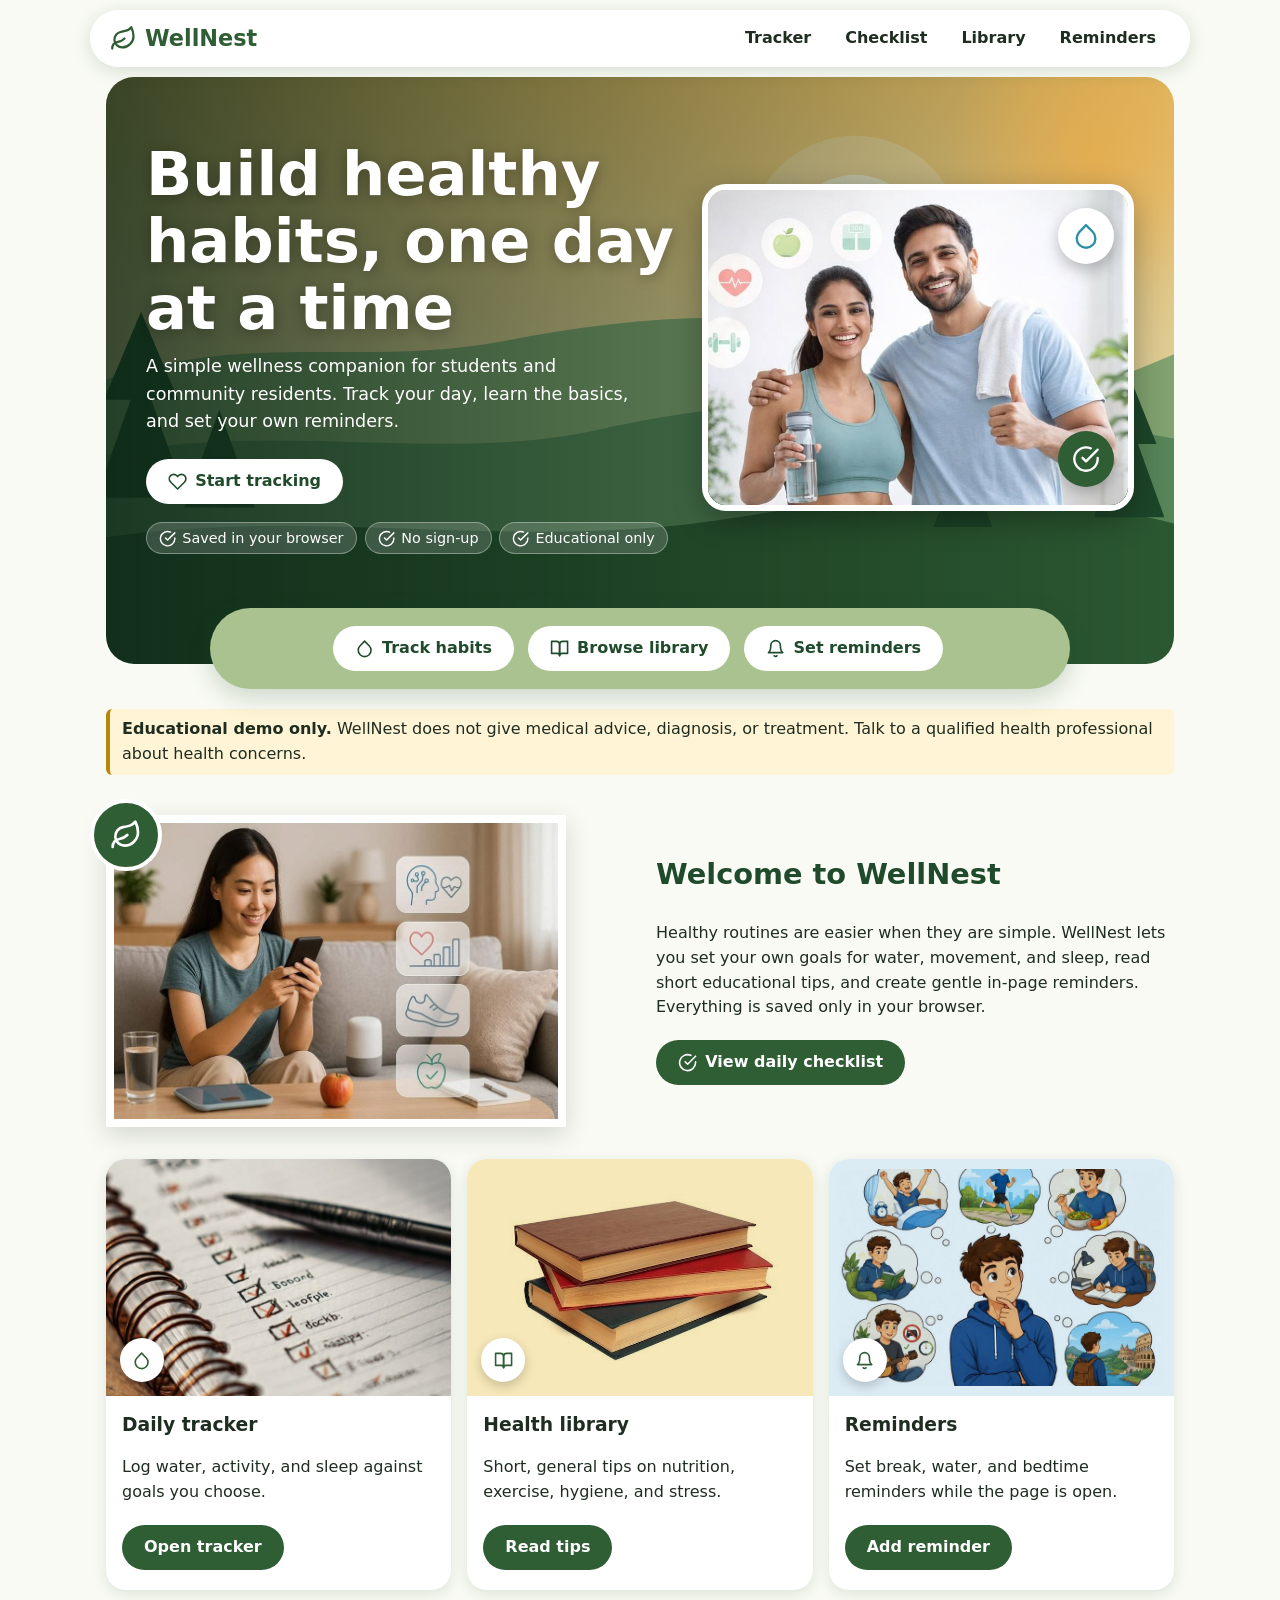
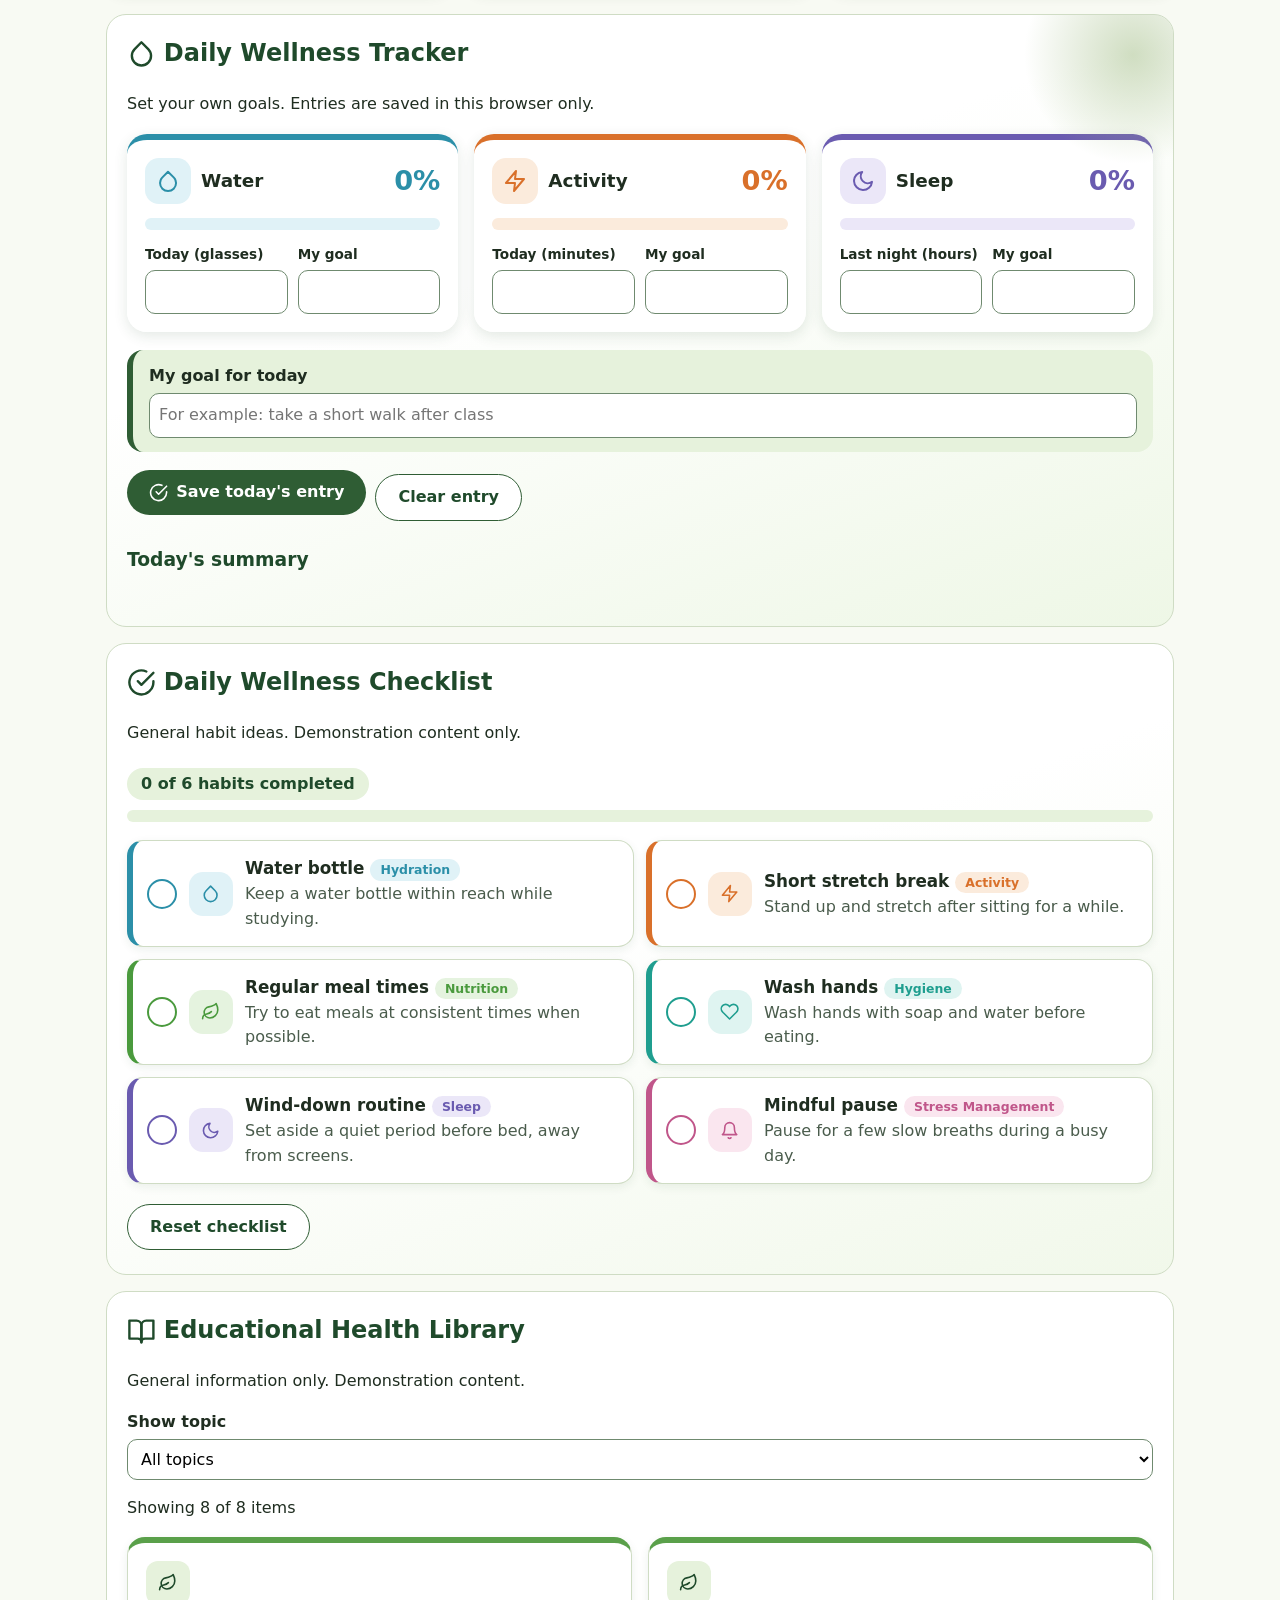
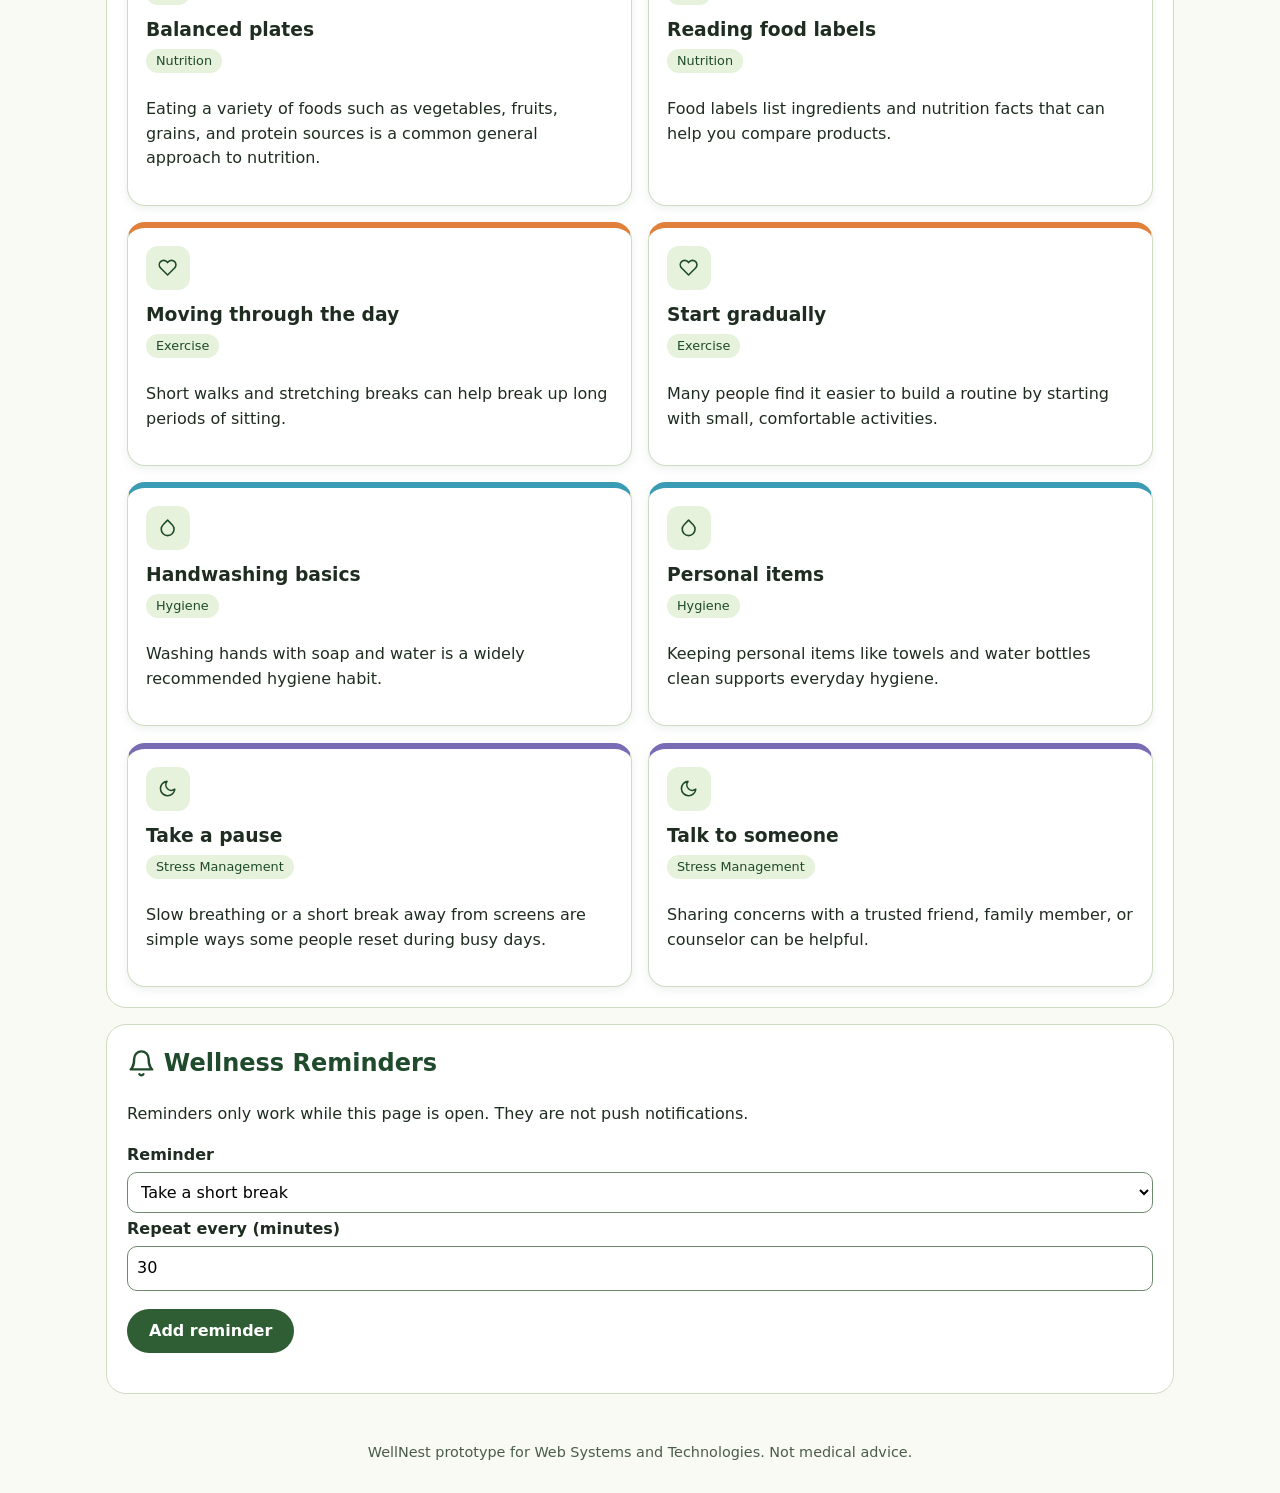
<file: index.html>
<!DOCTYPE html>
<html lang="en">
<head>
  <meta charset="UTF-8">
  <meta name="viewport" content="width=device-width, initial-scale=1.0">
  <title>WellNest: A Health and Wellness Companion</title>
  <link rel="stylesheet" href="style.css">
</head>
<body>
<svg width="0" height="0" style="position:absolute" aria-hidden="true" focusable="false"><defs>
<symbol id="i-leaf" viewBox="0 0 24 24"><path d="M11 20A7 7 0 0 1 9.8 6.1C15.5 5 17 4.5 19 2c1 2 2 4.2 2 8 0 5.5-4.8 10-10 10z"/><path d="M2 21c0-3 1.9-5.4 5.1-6C9.5 14.5 12 13 13 12"/></symbol>
<symbol id="i-drop" viewBox="0 0 24 24"><path d="M12 2.7l5.7 5.7a8 8 0 1 1-11.3 0z"/></symbol>
<symbol id="i-book" viewBox="0 0 24 24"><path d="M2 3h6a4 4 0 0 1 4 4v14a3 3 0 0 0-3-3H2z"/><path d="M22 3h-6a4 4 0 0 0-4 4v14a3 3 0 0 1 3-3h7z"/></symbol>
<symbol id="i-bell" viewBox="0 0 24 24"><path d="M18 8A6 6 0 0 0 6 8c0 7-3 9-3 9h18s-3-2-3-9"/><path d="M13.7 21a2 2 0 0 1-3.4 0"/></symbol>
<symbol id="i-check" viewBox="0 0 24 24"><path d="M22 11.1V12a10 10 0 1 1-5.9-9.1"/><path d="M22 4L12 14l-3-3"/></symbol>
<symbol id="i-heart" viewBox="0 0 24 24"><path d="M20.8 4.6a5.5 5.5 0 0 0-7.8 0L12 5.7l-1-1.1a5.5 5.5 0 0 0-7.8 7.8l1 1.1L12 21.2l7.8-7.7 1-1.1a5.5 5.5 0 0 0 0-7.8z"/></symbol>
<symbol id="i-moon" viewBox="0 0 24 24"><path d="M21 12.8A9 9 0 1 1 11.2 3 7 7 0 0 0 21 12.8z"/></symbol>
<symbol id="i-zap" viewBox="0 0 24 24"><path d="M13 2L3 14h9l-1 8 10-12h-9l1-8z"/></symbol>
</defs></svg>
  <a class="skip" href="#main">Skip to main content</a>
  <header class="site-header">
    <a class="brand" href="#top"><svg class="icon" aria-hidden="true" focusable="false"><use href="#i-leaf"/></svg><span>WellNest</span></a>
    <nav aria-label="Main sections"><ul>
      <li><a href="#tracker">Tracker</a></li>
      <li><a href="#checklist">Checklist</a></li>
      <li><a href="#library">Library</a></li>
      <li><a href="#reminders">Reminders</a></li>
    </ul></nav>
  </header>

  <main id="main">
    <section class="hero" id="top" aria-labelledby="hero-h">
      <div class="hero-text"><h1 id="hero-h">Build healthy habits, one day at a time</h1>
      <p>A simple wellness companion for students and community residents. Track your day, learn the basics, and set your own reminders.</p>
      <a class="btn" href="#tracker"><svg class="icon" aria-hidden="true" focusable="false"><use href="#i-heart"/></svg>Start tracking</a><ul class="chips"><li><svg class="icon" aria-hidden="true" focusable="false"><use href="#i-check"/></svg>Saved in your browser</li><li><svg class="icon" aria-hidden="true" focusable="false"><use href="#i-check"/></svg>No sign-up</li><li><svg class="icon" aria-hidden="true" focusable="false"><use href="#i-check"/></svg>Educational only</li></ul></div>
      <div class="hero-art"><img class="photo" src="[data-uri]" alt="Smiling couple with a water bottle and a thumbs up, with health icons floating behind them" width="480" height="360"><svg viewBox="0 0 480 360" role="img" aria-label="Illustration of a sunrise over green hills with a water drop and a completed-habit check"><defs><linearGradient id="ha" x1="0" y1="0" x2="0" y2="1"><stop offset="0" stop-color="#bfe0d0"/><stop offset="1" stop-color="#f6efc4"/></linearGradient></defs><rect width="480" height="360" fill="url(#ha)"/><circle class="pulse" cx="350" cy="95" r="46" fill="#fff3b8"/><path d="M0 220C110 170 220 215 330 185S450 170 480 190V360H0Z" fill="#9cc58a"/><path d="M0 285C150 245 300 295 480 255V360H0Z" fill="#6aa06a"/><path d="M0 330C160 305 320 335 480 312V360H0Z" fill="#2f5d34"/><g fill="#2f5d34"><circle cx="70" cy="190" r="38"/><rect x="65" y="212" width="10" height="55"/></g><circle cx="70" cy="178" r="20" fill="#3d7a46"/></svg><span class="fbadge b1"><svg class="icon" aria-hidden="true" focusable="false"><use href="#i-drop"/></svg></span><span class="fbadge b2"><svg class="icon" aria-hidden="true" focusable="false"><use href="#i-check"/></svg></span></div>
    </section>
    <div class="quickbar" role="group" aria-label="Quick links">
      <a class="btn btn-light" href="#tracker"><svg class="icon" aria-hidden="true" focusable="false"><use href="#i-drop"/></svg>Track habits</a>
      <a class="btn btn-light" href="#library"><svg class="icon" aria-hidden="true" focusable="false"><use href="#i-book"/></svg>Browse library</a>
      <a class="btn btn-light" href="#reminders"><svg class="icon" aria-hidden="true" focusable="false"><use href="#i-bell"/></svg>Set reminders</a>
    </div>
    <p class="notice" role="note"><strong>Educational demo only.</strong> WellNest does not give medical advice, diagnosis, or treatment. Talk to a qualified health professional about health concerns.</p>
    <section class="welcome" aria-labelledby="welcome-h">
      <figure><img src="[data-uri]" alt="Woman smiling at her phone on a sofa, with a glass of water, an apple, and a notebook on the table"><span class="badge"><svg class="icon" aria-hidden="true" focusable="false"><use href="#i-leaf"/></svg></span></figure>
      <div><h2 id="welcome-h">Welcome to WellNest</h2>
      <p>Healthy routines are easier when they are simple. WellNest lets you set your own goals for water, movement, and sleep, read short educational tips, and create gentle in-page reminders. Everything is saved only in your browser.</p>
      <a class="btn" href="#checklist"><svg class="icon" aria-hidden="true" focusable="false"><use href="#i-check"/></svg>View daily checklist</a></div>
    </section>
    <div class="features">
      <article class="feature"><div class="media media-tracker"><img src="[data-uri]" alt="Notebook with a handwritten checklist and a pen" loading="lazy"><span class="media-badge"><svg class="icon" aria-hidden="true" focusable="false"><use href="#i-drop"/></svg></span></div><h3>Daily tracker</h3><p>Log water, activity, and sleep against goals you choose.</p><a class="btn" href="#tracker">Open tracker</a></article>
      <article class="feature"><div class="media media-books"><img src="[data-uri]" alt="Stack of three hardcover books" loading="lazy"><span class="media-badge"><svg class="icon" aria-hidden="true" focusable="false"><use href="#i-book"/></svg></span></div><h3>Health library</h3><p>Short, general tips on nutrition, exercise, hygiene, and stress.</p><a class="btn" href="#library">Read tips</a></article>
      <article class="feature"><div class="media media-habits"><img src="[data-uri]" alt="Cartoon student thinking about healthy daily routines such as sleeping, jogging, eating well, and reading" loading="lazy"><span class="media-badge"><svg class="icon" aria-hidden="true" focusable="false"><use href="#i-bell"/></svg></span></div><h3>Reminders</h3><p>Set break, water, and bedtime reminders while the page is open.</p><a class="btn" href="#reminders">Add reminder</a></article>
    </div>
    <section id="tracker" aria-labelledby="tracker-h">
      <h2 id="tracker-h"><svg class="icon" aria-hidden="true" focusable="false"><use href="#i-drop"/></svg>Daily Wellness Tracker</h2>
      <p>Set your own goals. Entries are saved in this browser only.</p>
      <form id="tracker-form">
      <div class="metrics">
      <fieldset class="metric m-water"><legend class="sr-only">Water</legend>
        <div class="metric-head"><span class="metric-icon"><svg class="icon" aria-hidden="true" focusable="false"><use href="#i-drop"/></svg></span><h3>Water</h3><span class="pct" aria-hidden="true">0%</span></div>
        <div class="meter" aria-hidden="true"><span></span></div>
        <div class="pair">
          <div class="field"><label for="water">Today (glasses)</label><input type="number" id="water" min="0" max="50" inputmode="numeric"></div>
          <div class="field"><label for="water-goal">My goal</label><input type="number" id="water-goal" min="0" max="50" inputmode="numeric"></div>
        </div>
      </fieldset>
      <fieldset class="metric m-activity"><legend class="sr-only">Activity</legend>
        <div class="metric-head"><span class="metric-icon"><svg class="icon" aria-hidden="true" focusable="false"><use href="#i-zap"/></svg></span><h3>Activity</h3><span class="pct" aria-hidden="true">0%</span></div>
        <div class="meter" aria-hidden="true"><span></span></div>
        <div class="pair">
          <div class="field"><label for="activity">Today (minutes)</label><input type="number" id="activity" min="0" max="1440" inputmode="numeric"></div>
          <div class="field"><label for="activity-goal">My goal</label><input type="number" id="activity-goal" min="0" max="1440" inputmode="numeric"></div>
        </div>
      </fieldset>
      <fieldset class="metric m-sleep"><legend class="sr-only">Sleep</legend>
        <div class="metric-head"><span class="metric-icon"><svg class="icon" aria-hidden="true" focusable="false"><use href="#i-moon"/></svg></span><h3>Sleep</h3><span class="pct" aria-hidden="true">0%</span></div>
        <div class="meter" aria-hidden="true"><span></span></div>
        <div class="pair">
          <div class="field"><label for="sleep">Last night (hours)</label><input type="number" id="sleep" min="0" max="24" step="0.5" inputmode="decimal"></div>
          <div class="field"><label for="sleep-goal">My goal</label><input type="number" id="sleep-goal" min="0" max="24" step="0.5" inputmode="decimal"></div>
        </div>
      </fieldset>
      </div>
      <div class="field goal-field">
        <label for="personal-goal">My goal for today</label>
        <input type="text" id="personal-goal" maxlength="100" placeholder="For example: take a short walk after class">
      </div>
      <button type="submit"><svg class="icon" aria-hidden="true" focusable="false"><use href="#i-check"/></svg>Save today's entry</button>
      <button type="button" id="clear-btn" class="secondary">Clear entry</button>
    </form>
      <p id="tracker-status" role="status" aria-live="polite"></p>
      <h3 class="summary-h">Today's summary</h3>
      <ul id="progress" class="progress" aria-label="Progress toward your goals"></ul>
    </section>

    <section id="checklist" aria-labelledby="checklist-h">
      <h2 id="checklist-h"><svg class="icon" aria-hidden="true" focusable="false"><use href="#i-check"/></svg>Daily Wellness Checklist</h2>
      <p>General habit ideas. Demonstration content only.</p>
      <p id="checklist-status" role="status" aria-live="polite"></p>
      <div class="check-bar" aria-hidden="true"><span></span></div>
      <ul id="checklist-list" class="checklist"></ul>
      <button type="button" id="checklist-reset" class="secondary">Reset checklist</button>
    </section>

    <section id="library" aria-labelledby="library-h">
      <h2 id="library-h"><svg class="icon" aria-hidden="true" focusable="false"><use href="#i-book"/></svg>Educational Health Library</h2>
      <p>General information only. Demonstration content.</p>
      <div class="field">
        <label for="topic-filter">Show topic</label>
        <select id="topic-filter">
          <option value="all">All topics</option>
          <option value="Nutrition">Nutrition</option>
          <option value="Exercise">Exercise</option>
          <option value="Hygiene">Hygiene</option>
          <option value="Stress Management">Stress Management</option>
        </select>
      </div>
      <p id="library-status" role="status" aria-live="polite"></p>
      <div id="library-list" class="cards"></div>
    </section>

    <section id="reminders" aria-labelledby="reminders-h">
      <h2 id="reminders-h"><svg class="icon" aria-hidden="true" focusable="false"><use href="#i-bell"/></svg>Wellness Reminders</h2>
      <p>Reminders only work while this page is open. They are not push notifications.</p>
      <form id="reminder-form">
        <div class="field">
          <label for="reminder-text">Reminder</label>
          <select id="reminder-text">
            <option>Take a short break</option>
            <option>Drink some water</option>
            <option>Get ready for bed</option>
          </select>
          <label for="reminder-min">Repeat every (minutes)</label>
          <input type="number" id="reminder-min" min="1" max="240" value="30" inputmode="numeric">
        </div>
        <button type="submit">Add reminder</button>
      </form>
      <ul id="reminder-list" class="reminders"></ul>
      <p id="reminder-alert" role="alert"></p>
    </section>
  </main>

  <footer><p>WellNest prototype for Web Systems and Technologies. Not medical advice.</p></footer>
  <script src="script.js"></script>
</body>
</html>
</file>
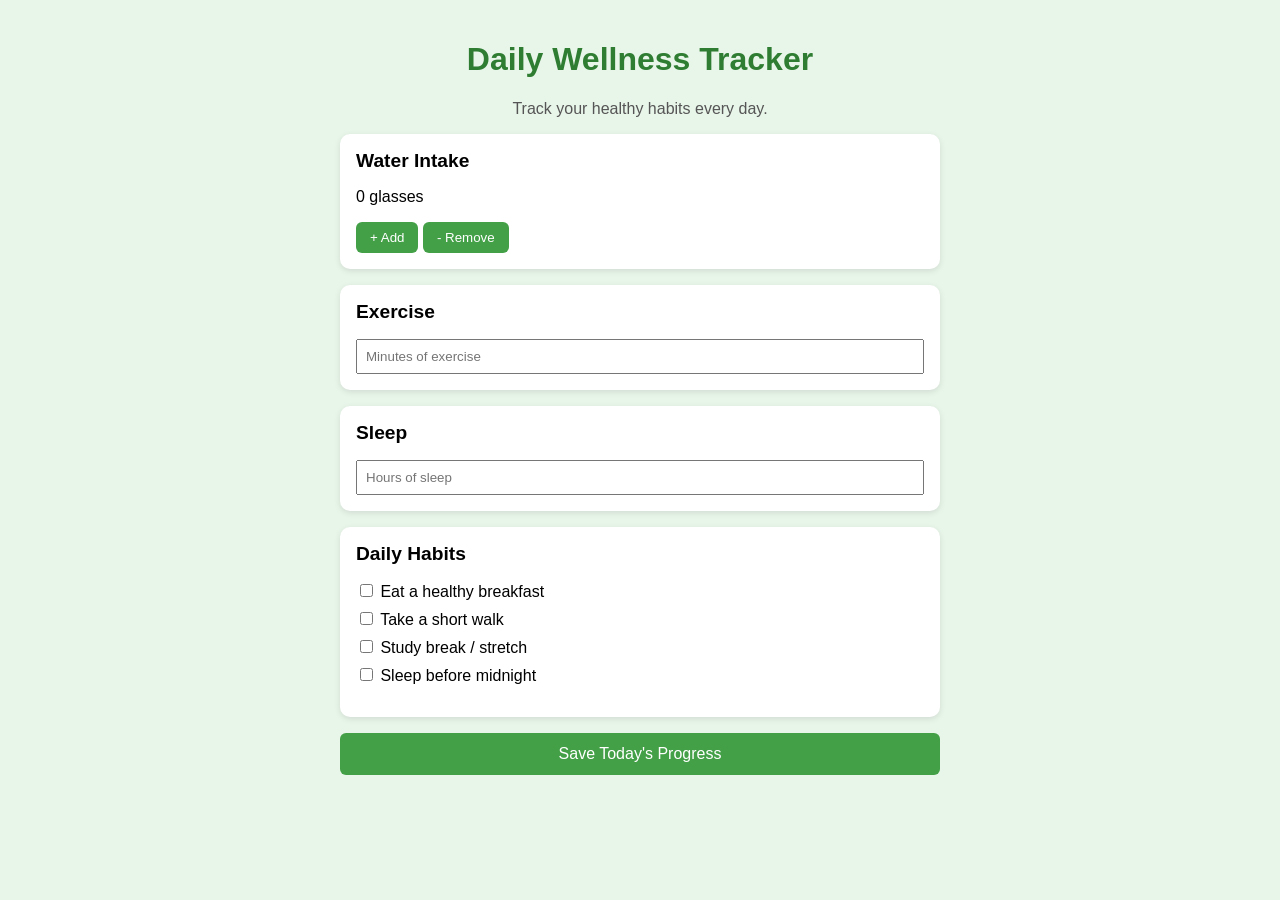
<file: outputs/task2-zero-shot/index.html>
<!DOCTYPE html>
<html lang="en">
<head>
  <meta charset="UTF-8">
  <meta name="viewport" content="width=device-width, initial-scale=1.0">
  <title>Daily Wellness Tracker</title>
  <link rel="stylesheet" href="style.css">
</head>
<body>
  <div class="container">
    <h1>Daily Wellness Tracker</h1>
    <p class="subtitle">Track your healthy habits every day.</p>

    <div class="card">
      <h2>Water Intake</h2>
      <p><span id="water-count">0</span> glasses</p>
      <button onclick="changeWater(1)">+ Add</button>
      <button onclick="changeWater(-1)">- Remove</button>
    </div>

    <div class="card">
      <h2>Exercise</h2>
      <input type="number" id="exercise" placeholder="Minutes of exercise" min="0">
    </div>

    <div class="card">
      <h2>Sleep</h2>
      <input type="number" id="sleep" placeholder="Hours of sleep" min="0" max="24">
    </div>

    <div class="card">
      <h2>Daily Habits</h2>
      <ul>
        <li><input type="checkbox" class="habit"> Eat a healthy breakfast</li>
        <li><input type="checkbox" class="habit"> Take a short walk</li>
        <li><input type="checkbox" class="habit"> Study break / stretch</li>
        <li><input type="checkbox" class="habit"> Sleep before midnight</li>
      </ul>
    </div>

    <button class="save" onclick="saveData()">Save Today's Progress</button>
    <p id="message"></p>
  </div>
  <script src="script.js"></script>
</body>
</html>
</file>
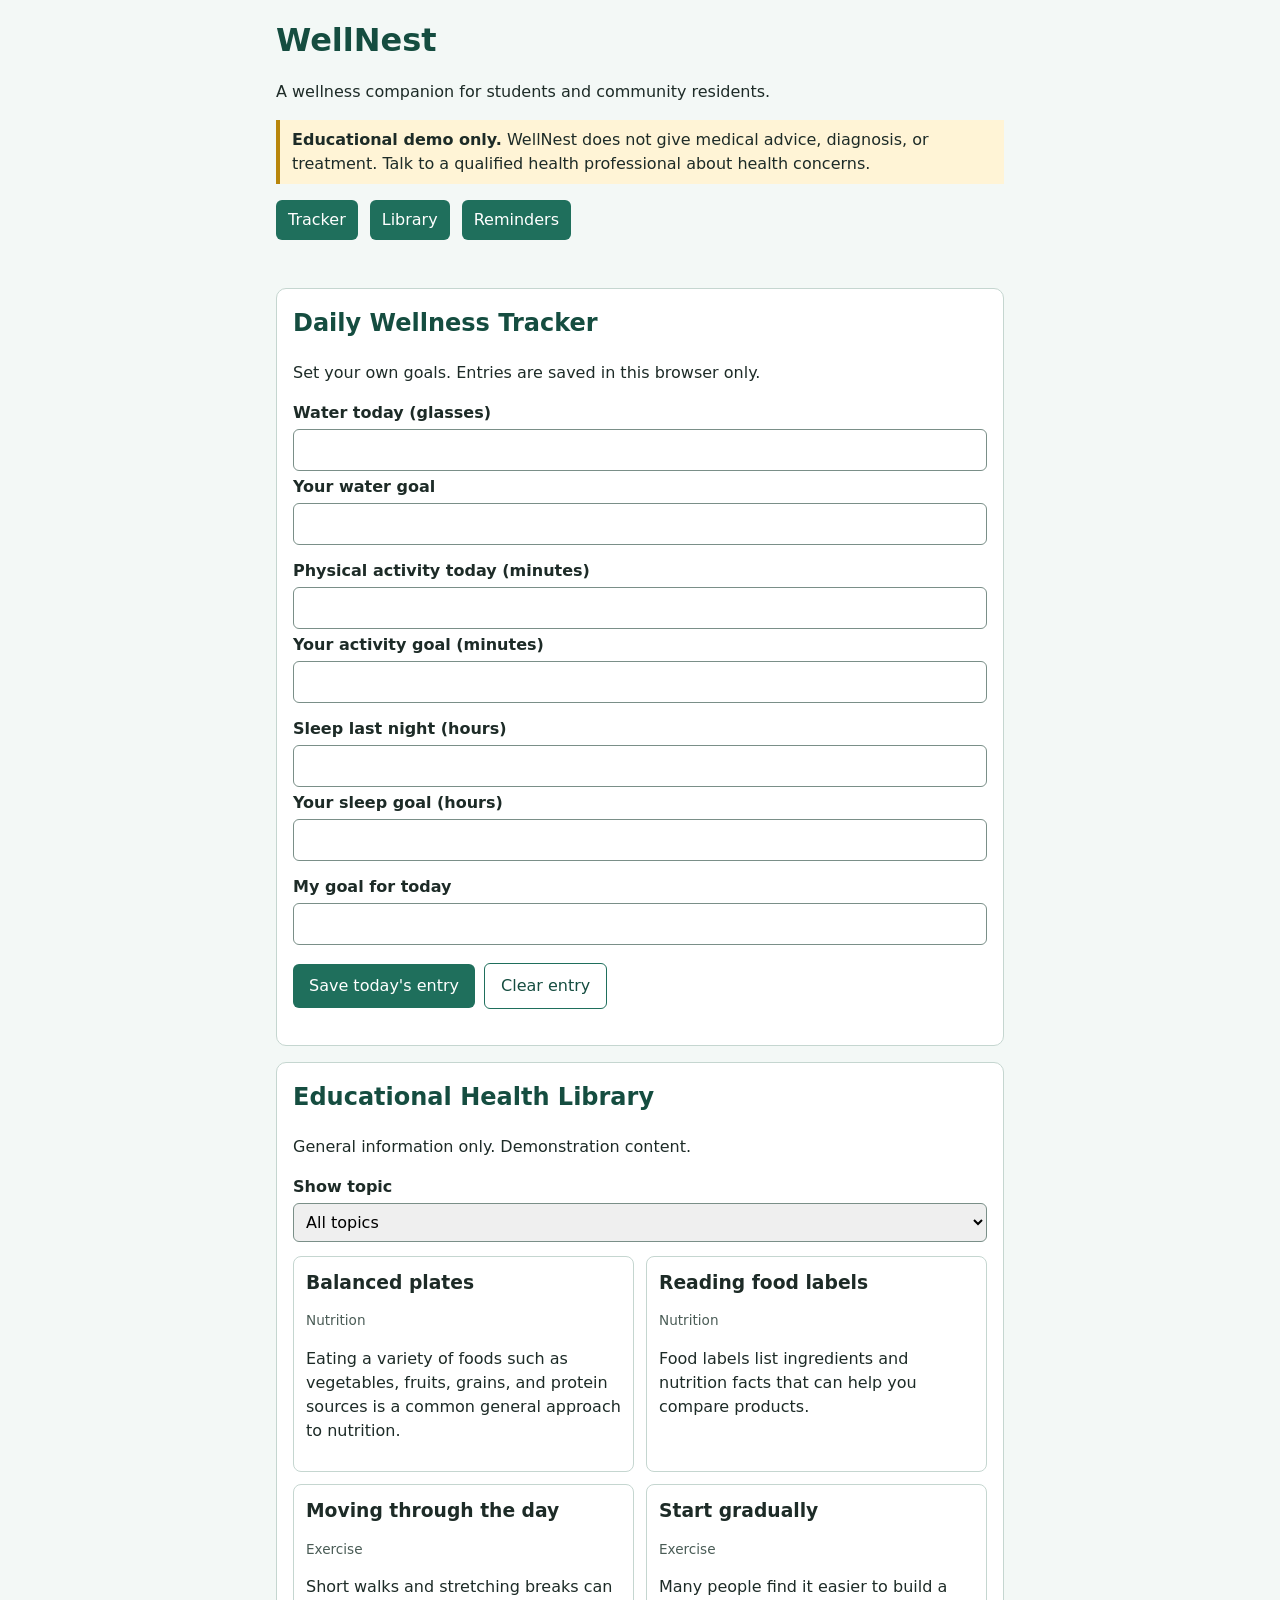
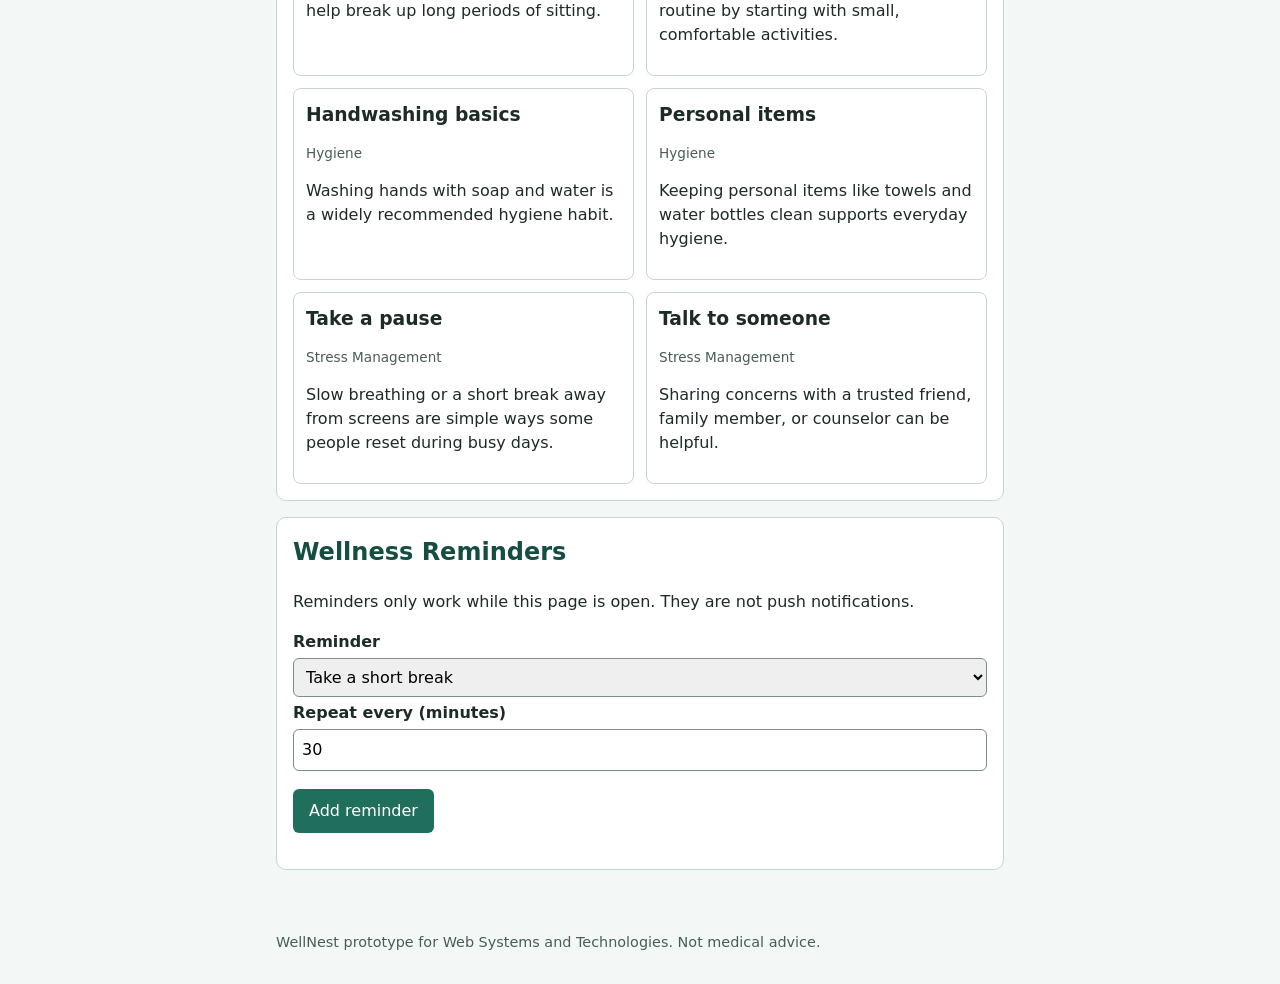
<file: outputs/task3-structured/index.html>
<!DOCTYPE html>
<html lang="en">
<head>
  <meta charset="UTF-8">
  <meta name="viewport" content="width=device-width, initial-scale=1.0">
  <title>WellNest: A Health and Wellness Companion</title>
  <link rel="stylesheet" href="style.css">
</head>
<body>
  <a class="skip" href="#main">Skip to main content</a>
  <header class="site-header">
    <h1>WellNest</h1>
    <p>A wellness companion for students and community residents.</p>
    <p class="notice" role="note"><strong>Educational demo only.</strong> WellNest does not give medical advice, diagnosis, or treatment. Talk to a qualified health professional about health concerns.</p>
    <nav aria-label="Main sections">
      <ul>
        <li><a href="#tracker">Tracker</a></li>
        <li><a href="#library">Library</a></li>
        <li><a href="#reminders">Reminders</a></li>
      </ul>
    </nav>
  </header>

  <main id="main">
    <section id="tracker" aria-labelledby="tracker-h">
      <h2 id="tracker-h">Daily Wellness Tracker</h2>
      <p>Set your own goals. Entries are saved in this browser only.</p>
      <form id="tracker-form">
        <div class="field">
          <label for="water">Water today (glasses)</label>
          <input type="number" id="water" min="0" max="50" inputmode="numeric">
          <label for="water-goal">Your water goal</label>
          <input type="number" id="water-goal" min="0" max="50" inputmode="numeric">
        </div>
        <div class="field">
          <label for="activity">Physical activity today (minutes)</label>
          <input type="number" id="activity" min="0" max="1440" inputmode="numeric">
          <label for="activity-goal">Your activity goal (minutes)</label>
          <input type="number" id="activity-goal" min="0" max="1440" inputmode="numeric">
        </div>
        <div class="field">
          <label for="sleep">Sleep last night (hours)</label>
          <input type="number" id="sleep" min="0" max="24" step="0.5" inputmode="decimal">
          <label for="sleep-goal">Your sleep goal (hours)</label>
          <input type="number" id="sleep-goal" min="0" max="24" step="0.5" inputmode="decimal">
        </div>
        <div class="field">
          <label for="personal-goal">My goal for today</label>
          <input type="text" id="personal-goal" maxlength="100">
        </div>
        <button type="submit">Save today's entry</button>
        <button type="button" id="clear-btn" class="secondary">Clear entry</button>
      </form>
      <p id="tracker-status" role="status" aria-live="polite"></p>
      <ul id="progress" class="progress" aria-label="Progress toward your goals"></ul>
    </section>

    <section id="library" aria-labelledby="library-h">
      <h2 id="library-h">Educational Health Library</h2>
      <p>General information only. Demonstration content.</p>
      <div class="field">
        <label for="topic-filter">Show topic</label>
        <select id="topic-filter">
          <option value="all">All topics</option>
          <option value="Nutrition">Nutrition</option>
          <option value="Exercise">Exercise</option>
          <option value="Hygiene">Hygiene</option>
          <option value="Stress Management">Stress Management</option>
        </select>
      </div>
      <div id="library-list" class="cards"></div>
    </section>

    <section id="reminders" aria-labelledby="reminders-h">
      <h2 id="reminders-h">Wellness Reminders</h2>
      <p>Reminders only work while this page is open. They are not push notifications.</p>
      <form id="reminder-form">
        <div class="field">
          <label for="reminder-text">Reminder</label>
          <select id="reminder-text">
            <option>Take a short break</option>
            <option>Drink some water</option>
            <option>Get ready for bed</option>
          </select>
          <label for="reminder-min">Repeat every (minutes)</label>
          <input type="number" id="reminder-min" min="1" max="240" value="30" inputmode="numeric">
        </div>
        <button type="submit">Add reminder</button>
      </form>
      <ul id="reminder-list" class="reminders"></ul>
      <p id="reminder-alert" role="alert"></p>
    </section>
  </main>

  <footer><p>WellNest prototype for Web Systems and Technologies. Not medical advice.</p></footer>
  <script src="script.js"></script>
</body>
</html>
</file>
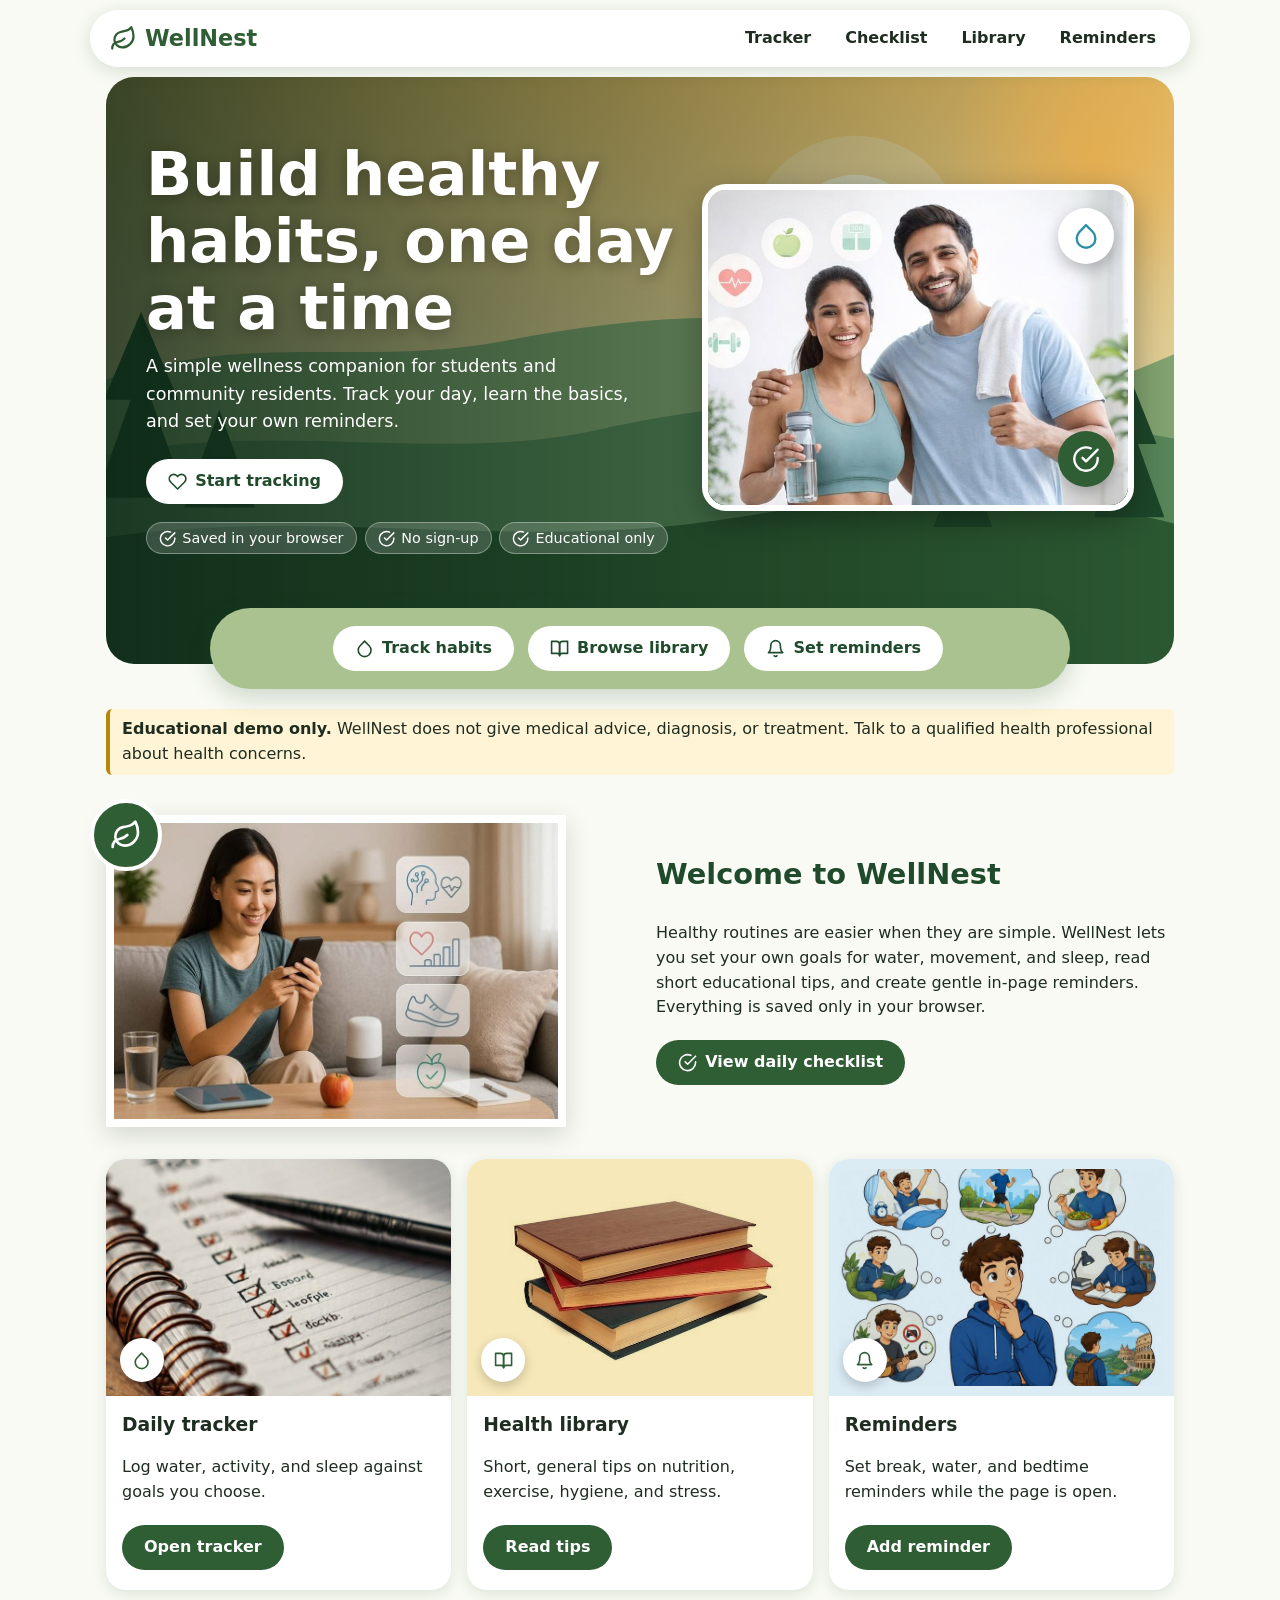
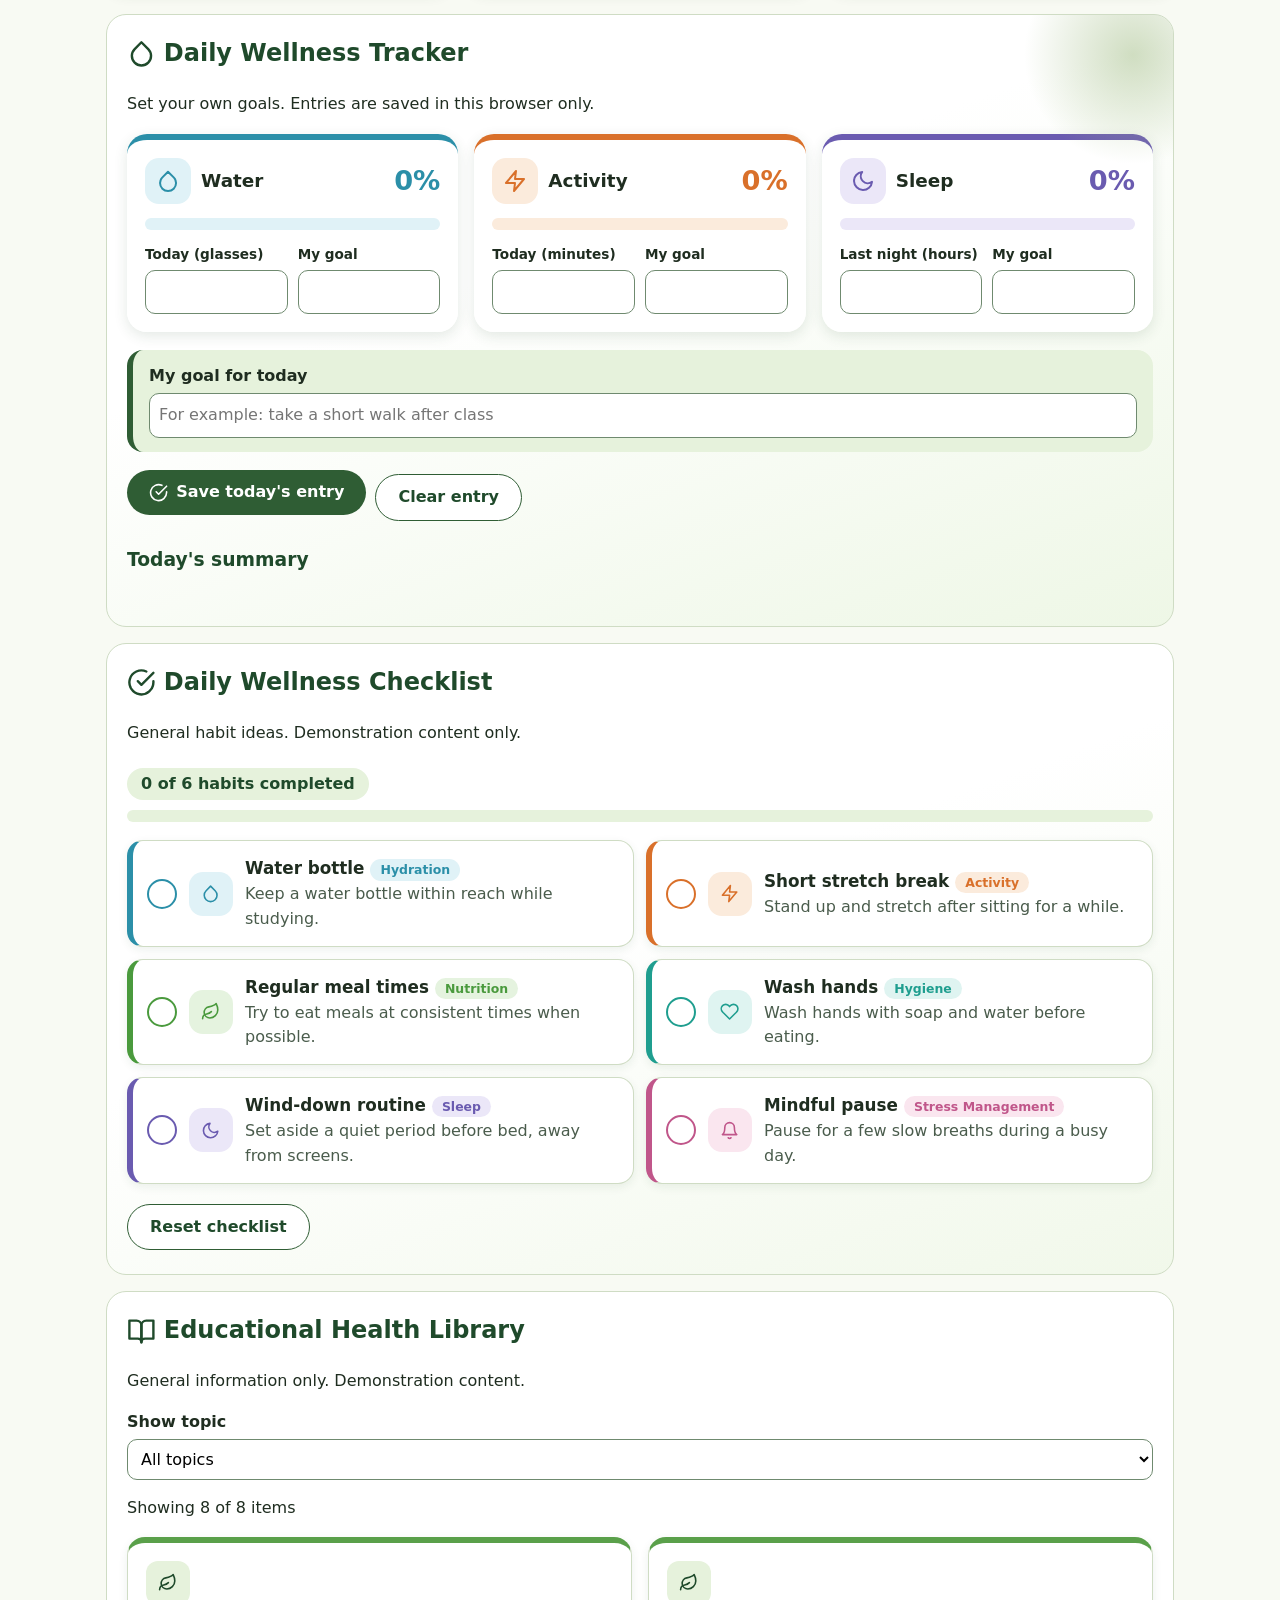
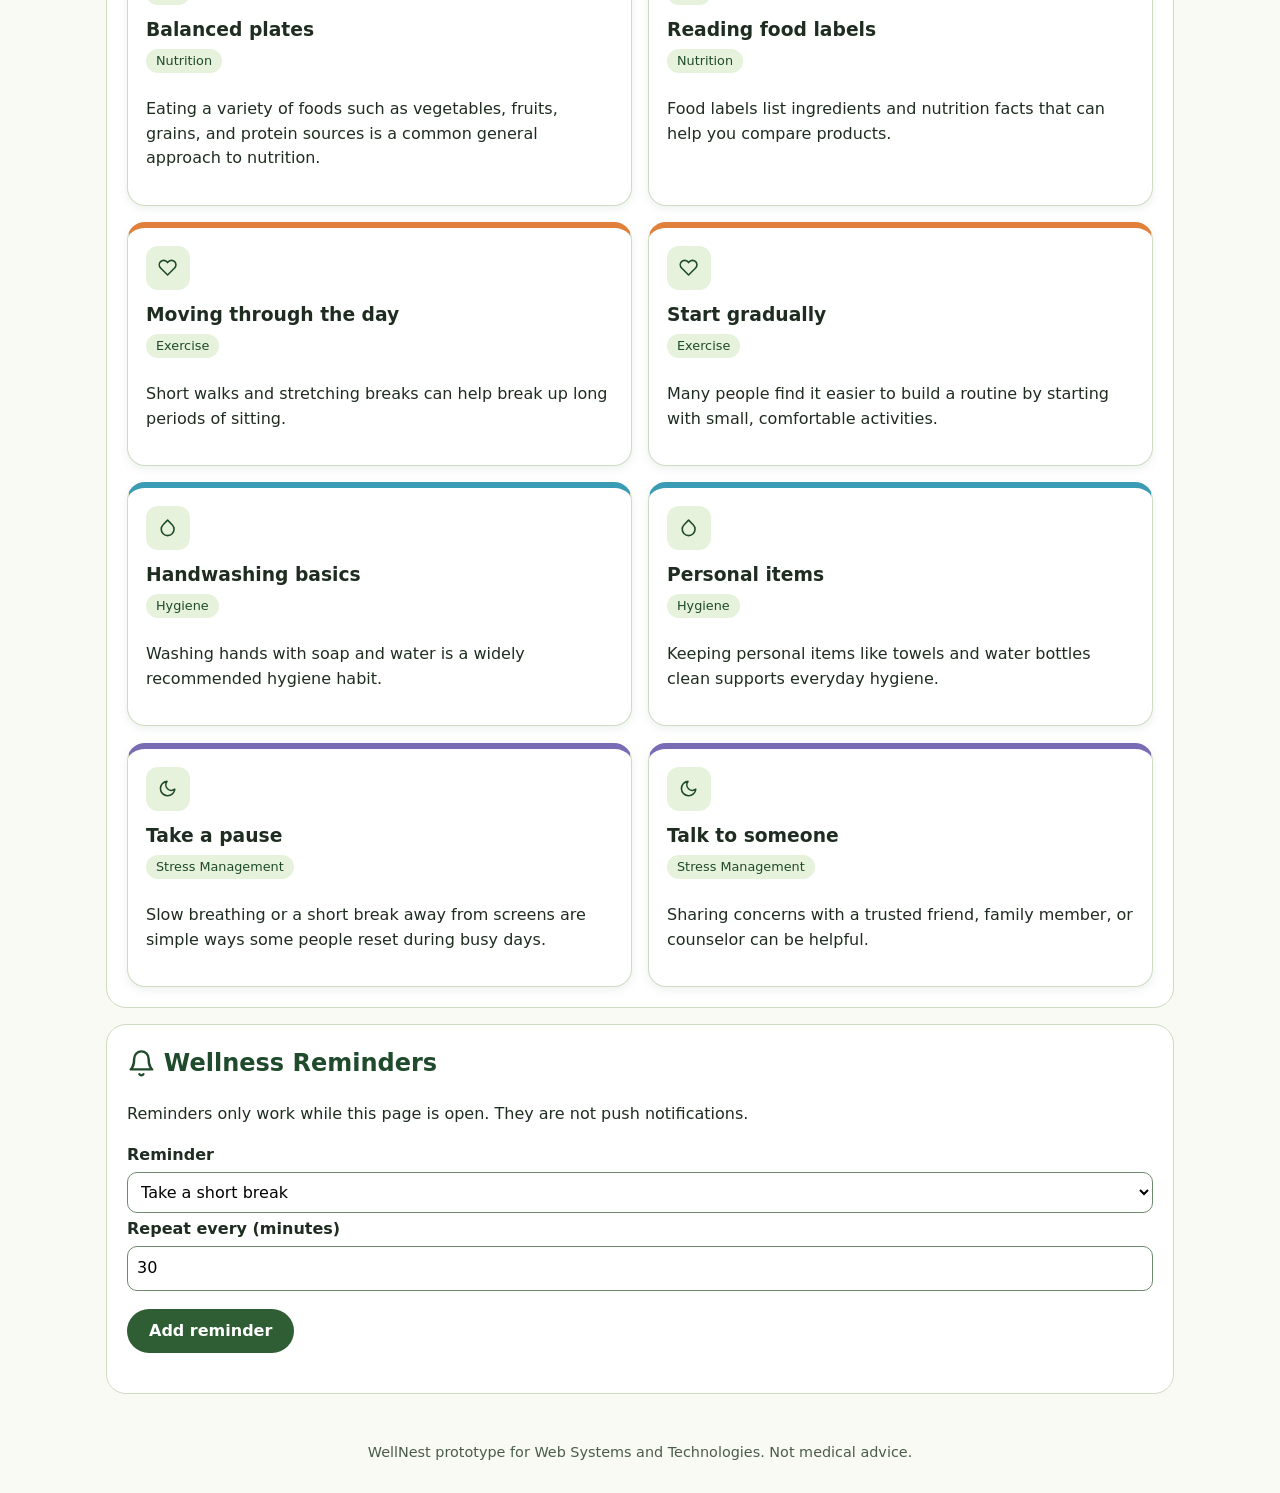
<file: outputs/task6-final/index.html>
<!DOCTYPE html>
<html lang="en">
<head>
  <meta charset="UTF-8">
  <meta name="viewport" content="width=device-width, initial-scale=1.0">
  <title>WellNest: A Health and Wellness Companion</title>
  <link rel="stylesheet" href="style.css">
</head>
<body>
<svg width="0" height="0" style="position:absolute" aria-hidden="true" focusable="false"><defs>
<symbol id="i-leaf" viewBox="0 0 24 24"><path d="M11 20A7 7 0 0 1 9.8 6.1C15.5 5 17 4.5 19 2c1 2 2 4.2 2 8 0 5.5-4.8 10-10 10z"/><path d="M2 21c0-3 1.9-5.4 5.1-6C9.5 14.5 12 13 13 12"/></symbol>
<symbol id="i-drop" viewBox="0 0 24 24"><path d="M12 2.7l5.7 5.7a8 8 0 1 1-11.3 0z"/></symbol>
<symbol id="i-book" viewBox="0 0 24 24"><path d="M2 3h6a4 4 0 0 1 4 4v14a3 3 0 0 0-3-3H2z"/><path d="M22 3h-6a4 4 0 0 0-4 4v14a3 3 0 0 1 3-3h7z"/></symbol>
<symbol id="i-bell" viewBox="0 0 24 24"><path d="M18 8A6 6 0 0 0 6 8c0 7-3 9-3 9h18s-3-2-3-9"/><path d="M13.7 21a2 2 0 0 1-3.4 0"/></symbol>
<symbol id="i-check" viewBox="0 0 24 24"><path d="M22 11.1V12a10 10 0 1 1-5.9-9.1"/><path d="M22 4L12 14l-3-3"/></symbol>
<symbol id="i-heart" viewBox="0 0 24 24"><path d="M20.8 4.6a5.5 5.5 0 0 0-7.8 0L12 5.7l-1-1.1a5.5 5.5 0 0 0-7.8 7.8l1 1.1L12 21.2l7.8-7.7 1-1.1a5.5 5.5 0 0 0 0-7.8z"/></symbol>
<symbol id="i-moon" viewBox="0 0 24 24"><path d="M21 12.8A9 9 0 1 1 11.2 3 7 7 0 0 0 21 12.8z"/></symbol>
<symbol id="i-zap" viewBox="0 0 24 24"><path d="M13 2L3 14h9l-1 8 10-12h-9l1-8z"/></symbol>
</defs></svg>
  <a class="skip" href="#main">Skip to main content</a>
  <header class="site-header">
    <a class="brand" href="#top"><svg class="icon" aria-hidden="true" focusable="false"><use href="#i-leaf"/></svg><span>WellNest</span></a>
    <nav aria-label="Main sections"><ul>
      <li><a href="#tracker">Tracker</a></li>
      <li><a href="#checklist">Checklist</a></li>
      <li><a href="#library">Library</a></li>
      <li><a href="#reminders">Reminders</a></li>
    </ul></nav>
  </header>

  <main id="main">
    <section class="hero" id="top" aria-labelledby="hero-h">
      <div class="hero-text"><h1 id="hero-h">Build healthy habits, one day at a time</h1>
      <p>A simple wellness companion for students and community residents. Track your day, learn the basics, and set your own reminders.</p>
      <a class="btn" href="#tracker"><svg class="icon" aria-hidden="true" focusable="false"><use href="#i-heart"/></svg>Start tracking</a><ul class="chips"><li><svg class="icon" aria-hidden="true" focusable="false"><use href="#i-check"/></svg>Saved in your browser</li><li><svg class="icon" aria-hidden="true" focusable="false"><use href="#i-check"/></svg>No sign-up</li><li><svg class="icon" aria-hidden="true" focusable="false"><use href="#i-check"/></svg>Educational only</li></ul></div>
      <div class="hero-art"><img class="photo" src="[data-uri]" alt="Smiling couple with a water bottle and a thumbs up, with health icons floating behind them" width="480" height="360"><svg viewBox="0 0 480 360" role="img" aria-label="Illustration of a sunrise over green hills with a water drop and a completed-habit check"><defs><linearGradient id="ha" x1="0" y1="0" x2="0" y2="1"><stop offset="0" stop-color="#bfe0d0"/><stop offset="1" stop-color="#f6efc4"/></linearGradient></defs><rect width="480" height="360" fill="url(#ha)"/><circle class="pulse" cx="350" cy="95" r="46" fill="#fff3b8"/><path d="M0 220C110 170 220 215 330 185S450 170 480 190V360H0Z" fill="#9cc58a"/><path d="M0 285C150 245 300 295 480 255V360H0Z" fill="#6aa06a"/><path d="M0 330C160 305 320 335 480 312V360H0Z" fill="#2f5d34"/><g fill="#2f5d34"><circle cx="70" cy="190" r="38"/><rect x="65" y="212" width="10" height="55"/></g><circle cx="70" cy="178" r="20" fill="#3d7a46"/></svg><span class="fbadge b1"><svg class="icon" aria-hidden="true" focusable="false"><use href="#i-drop"/></svg></span><span class="fbadge b2"><svg class="icon" aria-hidden="true" focusable="false"><use href="#i-check"/></svg></span></div>
    </section>
    <div class="quickbar" role="group" aria-label="Quick links">
      <a class="btn btn-light" href="#tracker"><svg class="icon" aria-hidden="true" focusable="false"><use href="#i-drop"/></svg>Track habits</a>
      <a class="btn btn-light" href="#library"><svg class="icon" aria-hidden="true" focusable="false"><use href="#i-book"/></svg>Browse library</a>
      <a class="btn btn-light" href="#reminders"><svg class="icon" aria-hidden="true" focusable="false"><use href="#i-bell"/></svg>Set reminders</a>
    </div>
    <p class="notice" role="note"><strong>Educational demo only.</strong> WellNest does not give medical advice, diagnosis, or treatment. Talk to a qualified health professional about health concerns.</p>
    <section class="welcome" aria-labelledby="welcome-h">
      <figure><img src="[data-uri]" alt="Woman smiling at her phone on a sofa, with a glass of water, an apple, and a notebook on the table"><span class="badge"><svg class="icon" aria-hidden="true" focusable="false"><use href="#i-leaf"/></svg></span></figure>
      <div><h2 id="welcome-h">Welcome to WellNest</h2>
      <p>Healthy routines are easier when they are simple. WellNest lets you set your own goals for water, movement, and sleep, read short educational tips, and create gentle in-page reminders. Everything is saved only in your browser.</p>
      <a class="btn" href="#checklist"><svg class="icon" aria-hidden="true" focusable="false"><use href="#i-check"/></svg>View daily checklist</a></div>
    </section>
    <div class="features">
      <article class="feature"><div class="media media-tracker"><img src="[data-uri]" alt="Notebook with a handwritten checklist and a pen" loading="lazy"><span class="media-badge"><svg class="icon" aria-hidden="true" focusable="false"><use href="#i-drop"/></svg></span></div><h3>Daily tracker</h3><p>Log water, activity, and sleep against goals you choose.</p><a class="btn" href="#tracker">Open tracker</a></article>
      <article class="feature"><div class="media media-books"><img src="[data-uri]" alt="Stack of three hardcover books" loading="lazy"><span class="media-badge"><svg class="icon" aria-hidden="true" focusable="false"><use href="#i-book"/></svg></span></div><h3>Health library</h3><p>Short, general tips on nutrition, exercise, hygiene, and stress.</p><a class="btn" href="#library">Read tips</a></article>
      <article class="feature"><div class="media media-habits"><img src="[data-uri]" alt="Cartoon student thinking about healthy daily routines such as sleeping, jogging, eating well, and reading" loading="lazy"><span class="media-badge"><svg class="icon" aria-hidden="true" focusable="false"><use href="#i-bell"/></svg></span></div><h3>Reminders</h3><p>Set break, water, and bedtime reminders while the page is open.</p><a class="btn" href="#reminders">Add reminder</a></article>
    </div>
    <section id="tracker" aria-labelledby="tracker-h">
      <h2 id="tracker-h"><svg class="icon" aria-hidden="true" focusable="false"><use href="#i-drop"/></svg>Daily Wellness Tracker</h2>
      <p>Set your own goals. Entries are saved in this browser only.</p>
      <form id="tracker-form">
      <div class="metrics">
      <fieldset class="metric m-water"><legend class="sr-only">Water</legend>
        <div class="metric-head"><span class="metric-icon"><svg class="icon" aria-hidden="true" focusable="false"><use href="#i-drop"/></svg></span><h3>Water</h3><span class="pct" aria-hidden="true">0%</span></div>
        <div class="meter" aria-hidden="true"><span></span></div>
        <div class="pair">
          <div class="field"><label for="water">Today (glasses)</label><input type="number" id="water" min="0" max="50" inputmode="numeric"></div>
          <div class="field"><label for="water-goal">My goal</label><input type="number" id="water-goal" min="0" max="50" inputmode="numeric"></div>
        </div>
      </fieldset>
      <fieldset class="metric m-activity"><legend class="sr-only">Activity</legend>
        <div class="metric-head"><span class="metric-icon"><svg class="icon" aria-hidden="true" focusable="false"><use href="#i-zap"/></svg></span><h3>Activity</h3><span class="pct" aria-hidden="true">0%</span></div>
        <div class="meter" aria-hidden="true"><span></span></div>
        <div class="pair">
          <div class="field"><label for="activity">Today (minutes)</label><input type="number" id="activity" min="0" max="1440" inputmode="numeric"></div>
          <div class="field"><label for="activity-goal">My goal</label><input type="number" id="activity-goal" min="0" max="1440" inputmode="numeric"></div>
        </div>
      </fieldset>
      <fieldset class="metric m-sleep"><legend class="sr-only">Sleep</legend>
        <div class="metric-head"><span class="metric-icon"><svg class="icon" aria-hidden="true" focusable="false"><use href="#i-moon"/></svg></span><h3>Sleep</h3><span class="pct" aria-hidden="true">0%</span></div>
        <div class="meter" aria-hidden="true"><span></span></div>
        <div class="pair">
          <div class="field"><label for="sleep">Last night (hours)</label><input type="number" id="sleep" min="0" max="24" step="0.5" inputmode="decimal"></div>
          <div class="field"><label for="sleep-goal">My goal</label><input type="number" id="sleep-goal" min="0" max="24" step="0.5" inputmode="decimal"></div>
        </div>
      </fieldset>
      </div>
      <div class="field goal-field">
        <label for="personal-goal">My goal for today</label>
        <input type="text" id="personal-goal" maxlength="100" placeholder="For example: take a short walk after class">
      </div>
      <button type="submit"><svg class="icon" aria-hidden="true" focusable="false"><use href="#i-check"/></svg>Save today's entry</button>
      <button type="button" id="clear-btn" class="secondary">Clear entry</button>
    </form>
      <p id="tracker-status" role="status" aria-live="polite"></p>
      <h3 class="summary-h">Today's summary</h3>
      <ul id="progress" class="progress" aria-label="Progress toward your goals"></ul>
    </section>

    <section id="checklist" aria-labelledby="checklist-h">
      <h2 id="checklist-h"><svg class="icon" aria-hidden="true" focusable="false"><use href="#i-check"/></svg>Daily Wellness Checklist</h2>
      <p>General habit ideas. Demonstration content only.</p>
      <p id="checklist-status" role="status" aria-live="polite"></p>
      <div class="check-bar" aria-hidden="true"><span></span></div>
      <ul id="checklist-list" class="checklist"></ul>
      <button type="button" id="checklist-reset" class="secondary">Reset checklist</button>
    </section>

    <section id="library" aria-labelledby="library-h">
      <h2 id="library-h"><svg class="icon" aria-hidden="true" focusable="false"><use href="#i-book"/></svg>Educational Health Library</h2>
      <p>General information only. Demonstration content.</p>
      <div class="field">
        <label for="topic-filter">Show topic</label>
        <select id="topic-filter">
          <option value="all">All topics</option>
          <option value="Nutrition">Nutrition</option>
          <option value="Exercise">Exercise</option>
          <option value="Hygiene">Hygiene</option>
          <option value="Stress Management">Stress Management</option>
        </select>
      </div>
      <p id="library-status" role="status" aria-live="polite"></p>
      <div id="library-list" class="cards"></div>
    </section>

    <section id="reminders" aria-labelledby="reminders-h">
      <h2 id="reminders-h"><svg class="icon" aria-hidden="true" focusable="false"><use href="#i-bell"/></svg>Wellness Reminders</h2>
      <p>Reminders only work while this page is open. They are not push notifications.</p>
      <form id="reminder-form">
        <div class="field">
          <label for="reminder-text">Reminder</label>
          <select id="reminder-text">
            <option>Take a short break</option>
            <option>Drink some water</option>
            <option>Get ready for bed</option>
          </select>
          <label for="reminder-min">Repeat every (minutes)</label>
          <input type="number" id="reminder-min" min="1" max="240" value="30" inputmode="numeric">
        </div>
        <button type="submit">Add reminder</button>
      </form>
      <ul id="reminder-list" class="reminders"></ul>
      <p id="reminder-alert" role="alert"></p>
    </section>
  </main>

  <footer><p>WellNest prototype for Web Systems and Technologies. Not medical advice.</p></footer>
  <script src="script.js"></script>
</body>
</html>
</file>
<file: style.css>
:root{--forest:#2f5d34;--forest-d:#1f4a2b;--sage:#a9c28f;--mint:#e6f2dc;--cream:#f8faf3;--text:#1f2d20;--muted:#4a5c4c;--border:#cfdcc4;--warn:#fff4d6}
*{box-sizing:border-box}
html{scroll-behavior:smooth}
body{margin:0;font-family:system-ui,"Segoe UI",Arial,sans-serif;background:var(--cream);color:var(--text);line-height:1.55}
.skip{position:absolute;left:-999px}.skip:focus{left:8px;top:8px;background:#fff;padding:8px;z-index:20}
.icon{width:1.2em;height:1.2em;fill:none;stroke:currentColor;stroke-width:2;stroke-linecap:round;stroke-linejoin:round;flex:none;vertical-align:-.2em}
main,footer{max-width:1100px;margin:0 auto;padding:0 16px 16px}
.site-header{position:sticky;top:10px;z-index:10;max-width:1100px;margin:10px auto;padding:8px 20px;background:rgba(255,255,255,.94);border-radius:999px;box-shadow:0 4px 18px rgba(31,74,43,.15);display:flex;justify-content:space-between;align-items:center;gap:8px;flex-wrap:wrap}
.brand{display:flex;gap:8px;align-items:center;font-weight:800;font-size:1.4rem;color:var(--forest);text-decoration:none}
nav ul{display:flex;gap:6px;list-style:none;margin:0;padding:0;flex-wrap:wrap}
nav a{display:inline-block;padding:8px 14px;border-radius:999px;color:var(--text);text-decoration:none;font-weight:600}
nav a:hover{background:var(--mint)}
.hero{margin-top:8px;border-radius:28px;padding:64px 40px 110px;color:#fff;min-height:440px;background:linear-gradient(90deg,rgba(10,35,20,.8),rgba(10,35,20,.1)),url("data:image/svg+xml,%3Csvg xmlns=%22http://www.w3.org/2000/svg%22 viewBox=%220 0 1200 600%22 preserveAspectRatio=%22xMidYMid slice%22 xmlns:c2pa=%22http://c2pa.org/manifest%22%3E%3Cmetadata%3E%3Cc2pa:manifest%[base64]/OAbWy1GfrgpCwvEkLvN6wqWbvibYA19%[base64]%[base64]/84BtbLUZ%2BuCkLC8SQu83rCpZu%[base64]%[base64]/[base64]/3cyjxFA3Qo5S46fX0/ihY0VZ7mfb9KF703t5OjWDBWMA4GA1UdDwEB/wQEAwIHgDAVBgNVHSUEDjAMBgorBgEEAYPoXgIBMAwGA1UdEwEB/wQCMAAwHwYDVR0jBBgwFoAUzlHiBIFOZFsj%2BOPEz5o%2BnMHXXMIwCgYIKoZIzj0EAwMDZwAwZAIwMXMdFJ4BetLLVY7ORuE9noqbbAZOZn/aArXyTwFAZfKrPzxF2vPoJNf1%2BUCdg1XGAjBwX1zd9WGqYkqmL5SFqw1QySjr1zJfpJM9%2B1rdDwSPLMOPOjKuiXjoU/[base64]%2BKAXsLg5UW3o9clmPwjdQ1G%2BbaANbvNy9z0d4ODmjG1mk7TlbQc8%2BM3Fn3K6B/tsmw0sxnUnPaZU=%3C/c2pa:manifest%3E%3C/metadata%3E%3Cdefs%3E%3ClinearGradient id=%22s%22 x1=%220%22 y1=%220%22 x2=%220%22 y2=%221%22%3E%3Cstop offset=%220%22 stop-color=%22%23f6c76b%22/%3E%3Cstop offset=%22.6%22 stop-color=%22%23f9e6b0%22/%3E%3Cstop offset=%221%22 stop-color=%22%23dcebc4%22/%3E%3C/linearGradient%3E%3C/defs%3E%3Crect width=%221200%22 height=%22600%22 fill=%22url(%23s)%22/%3E%3Ccircle cx=%22820%22 cy=%22170%22 r=%2270%22 fill=%22%23fff6d6%22/%3E%3Ccircle cx=%22820%22 cy=%22170%22 r=%22110%22 fill=%22%23fff6d6%22 opacity=%22.35%22/%3E%3Cpath d=%22M0 330C180 250 300 300 460 270S760 230 900 290 1100 300 1200 260V600H0Z%22 fill=%22%238fb27a%22/%3E%3Cpath d=%22M0 400C200 340 380 400 560 360S900 320 1200 380V600H0Z%22 fill=%22%235f9060%22/%3E%3Cpath d=%22M0 480C240 430 460 490 700 450S1050 430 1200 470V600H0Z%22 fill=%22%232f5d34%22/%3E%3Cg fill=%22%231f4a2b%22%3E%3Cpath d=%22M1010 330l40 110h-80zM1010 280l32 80h-64z%22/%3E%3Cpath d=%22M1100 350l36 100h-72zM1100 305l28 70h-56z%22/%3E%3Cpath d=%22M930 380l30 80h-60z%22/%3E%3C/g%3E%3Cg fill=%22%2324502e%22%3E%3Cpath d=%22M90 300l46 130H44zM90 240l38 90H52z%22/%3E%3Cpath d=%22M170 340l36 100h-72z%22/%3E%3C/g%3E%3C/svg%3E") center/cover}
.hero{display:grid;gap:28px;align-items:center}
.hero-art{width:100%;max-width:460px;justify-self:center;border-radius:24px;overflow:hidden;border:6px solid #fff;box-shadow:0 10px 30px rgba(0,0,0,.3);line-height:0}
.hero-art svg{width:100%;height:auto;display:block}
@media(min-width:800px){.hero{grid-template-columns:1.1fr .9fr}.hero-art{justify-self:end}}
.hero h1{margin:0 0 12px;font-size:clamp(2rem,5vw,3.4rem);line-height:1.1;max-width:14ch}
.hero p{max-width:46ch;font-size:1.1rem;margin:0 0 20px}
.btn,button{display:inline-flex;align-items:center;gap:8px;font:inherit;font-weight:600;background:var(--forest);color:#fff;border:0;padding:10px 22px;border-radius:999px;cursor:pointer;text-decoration:none;margin:4px 4px 4px 0}
.btn:hover,button:hover{background:var(--forest-d)}
.btn-light{background:#fff;color:var(--forest-d)}.btn-light:hover{background:var(--mint)}
button.secondary{background:#fff;color:var(--forest-d);border:1px solid var(--forest)}
.hero .btn{background:#fff;color:var(--forest-d)}
.quickbar{position:relative;max-width:860px;margin:-56px auto 20px;padding:14px 18px;background:var(--sage);border-radius:999px;display:flex;gap:10px;justify-content:center;flex-wrap:wrap;box-shadow:0 8px 24px rgba(31,74,43,.2)}
.notice{background:var(--warn);border-left:4px solid #b8860b;padding:8px 12px;border-radius:6px}
.welcome{display:grid;gap:32px;align-items:center;padding:24px 0 32px}
.welcome figure{margin:0;position:relative;border:8px solid #fff;box-shadow:0 8px 24px rgba(0,0,0,.15);max-width:460px}
.welcome img{display:block;width:100%}
.badge{position:absolute;left:-24px;top:-24px;width:72px;height:72px;border-radius:50%;background:var(--forest);color:#fff;display:grid;place-items:center;border:4px solid #fff}
.badge .icon{width:32px;height:32px}
h2{color:var(--forest-d);margin-top:0;display:flex;gap:8px;align-items:center}
.welcome h2{font-size:1.8rem}
.features{display:grid;gap:16px;margin-bottom:24px}
.feature{background:#fff;border-radius:20px;overflow:hidden;box-shadow:0 4px 14px rgba(31,74,43,.12);padding-bottom:16px}
.feature img{display:block;width:100%;height:auto}
.feature h3,.feature p,.feature .btn{margin-left:16px;margin-right:16px}
.feature h3{margin-top:14px;margin-bottom:4px}
section.panel,main>section:not(.hero):not(.welcome){scroll-margin-top:90px}
main>section[id="tracker"],main>section[id="checklist"],main>section[id="library"],main>section[id="reminders"]{background:#fff;border:1px solid var(--border);border-radius:20px;padding:20px;margin-bottom:16px}
.field{display:grid;gap:4px;margin-bottom:14px}
label{font-weight:600}
input,select{font:inherit;padding:9px;border:1px solid #6f8a6f;border-radius:10px;width:100%;background:#fff}
:focus-visible{outline:3px solid #0b4fb3;outline-offset:2px}
.progress,.reminders,.checklist{list-style:none;padding:0}
.progress li,.reminders li{padding:8px 0;border-bottom:1px solid var(--border);display:flex;justify-content:space-between;gap:8px;align-items:center;flex-wrap:wrap}
.checklist li{display:flex;gap:10px;align-items:flex-start;padding:8px 0;border-bottom:1px solid var(--border)}
.checklist input[type=checkbox]{width:1.25rem;height:1.25rem;margin-top:4px;flex:none}
.checklist label{font-weight:400}
.desc,.tag{color:var(--muted)}
.cards{display:grid;gap:12px;grid-template-columns:1fr}
.card{background:var(--mint);border:1px solid var(--border);border-radius:16px;padding:14px}
.card h3{margin:0 0 4px}
#reminder-alert{font-weight:700;color:var(--forest-d)}
footer{color:var(--muted);font-size:.9rem;text-align:center}
@media(min-width:700px){.welcome{grid-template-columns:1fr 1fr}.features{grid-template-columns:repeat(3,1fr)}.cards{grid-template-columns:1fr 1fr}}
@media(max-width:699px){.site-header,.quickbar{border-radius:24px}.hero{padding:40px 22px 90px}}
@media(prefers-reduced-motion:reduce){html{scroll-behavior:auto}*{transition:none!important}}

/* ---- Eye-catching layer: motion, hover, cards ---- */
:root{--accent:#f2a83b}
.hero{position:relative;overflow:hidden;isolation:isolate}
.hero::before{content:"";position:absolute;right:-80px;top:-80px;width:320px;height:320px;border-radius:50%;background:radial-gradient(circle,rgba(242,168,59,.55),transparent 65%);z-index:-1;animation:glow 6s ease-in-out infinite}
.hero h1{font-size:clamp(2.2rem,5.5vw,3.8rem);text-shadow:0 2px 14px rgba(0,0,0,.3)}
.hero-text>*{animation:fadeUp .7s both}
.hero-text>:nth-child(2){animation-delay:.12s}.hero-text>:nth-child(3){animation-delay:.24s}.hero-text>:nth-child(4){animation-delay:.36s}
.hero-art{position:relative;animation:pop .9s .2s both}
.hero-art .photo{position:absolute;inset:0;width:100%;height:100%;object-fit:cover;z-index:1}
.hero-art .pulse{animation:glow 4s ease-in-out infinite;transform-box:fill-box;transform-origin:center}
.fbadge{position:absolute;z-index:2;width:56px;height:56px;border-radius:50%;display:grid;place-items:center;box-shadow:0 6px 16px rgba(0,0,0,.25);animation:bob 3.2s ease-in-out infinite}
.fbadge .icon{width:28px;height:28px}
.b1{left:14px;top:18px;background:#fff;color:#2b8fa8}
.b2{right:14px;bottom:18px;background:var(--forest);color:#fff;animation-delay:-1.6s}
.chips{list-style:none;display:flex;gap:8px;flex-wrap:wrap;padding:0;margin:14px 0 0}
.chips li{display:inline-flex;gap:6px;align-items:center;background:rgba(255,255,255,.16);border:1px solid rgba(255,255,255,.35);padding:4px 12px;border-radius:999px;font-size:.9rem;backdrop-filter:blur(4px)}
.btn,button{transition:transform .2s,box-shadow .2s,background-color .2s}
.btn:hover,button:hover{transform:translateY(-3px);box-shadow:0 8px 18px rgba(31,74,43,.3)}
.btn:active,button:active{transform:translateY(0)}
.btn .icon{transition:transform .25s}.btn:hover .icon{transform:scale(1.2) rotate(-8deg)}
nav a{position:relative;transition:background-color .2s,color .2s}
nav a::after{content:"";position:absolute;left:14px;right:14px;bottom:4px;height:2px;background:var(--forest);transform:scaleX(0);transition:transform .25s}
nav a:hover::after{transform:scaleX(1)}
.brand .icon{transition:transform .4s}.brand:hover .icon{transform:rotate(25deg) scale(1.15)}
.feature{transition:transform .3s,box-shadow .3s}
.feature img{transition:transform .5s}
.feature:hover{transform:translateY(-8px);box-shadow:0 16px 32px rgba(31,74,43,.22)}
.feature:hover img{transform:scale(1.08)}
.feature{overflow:hidden}
.welcome figure{transition:transform .4s}.welcome figure:hover{transform:rotate(-1.5deg) scale(1.02)}
.badge{animation:bob 3.5s ease-in-out infinite}
.cards{gap:16px}
.card{position:relative;background:#fff;border:1px solid var(--border);border-top:6px solid var(--forest);border-radius:18px;padding:18px;box-shadow:0 3px 10px rgba(31,74,43,.08);transition:transform .25s,box-shadow .25s,border-color .25s;animation:pop .45s both}
.card:hover{transform:translateY(-6px);box-shadow:0 14px 28px rgba(31,74,43,.2)}
.card[data-topic="Nutrition"]{border-top-color:#5aa04a}
.card[data-topic="Exercise"]{border-top-color:#e0803a}
.card[data-topic="Hygiene"]{border-top-color:#3a9bb5}
.card[data-topic="Stress Management"]{border-top-color:#7a6bb5}
.card-icon{display:grid;place-items:center;width:44px;height:44px;border-radius:12px;background:var(--mint);color:var(--forest-d);margin-bottom:10px;transition:transform .3s,background-color .3s}
.card:hover .card-icon{transform:rotate(-8deg) scale(1.1);background:var(--sage)}
.card .tag{display:inline-block;background:var(--mint);padding:2px 10px;border-radius:999px;font-size:.8rem;margin:0 0 8px;color:var(--forest-d)}
.checklist li{transition:background-color .2s,padding-left .2s;border-radius:10px}
.checklist li:hover{background:var(--mint);padding-left:10px}
.checklist input[type=checkbox]{accent-color:var(--forest)}
.progress li,.reminders li{transition:background-color .2s}.progress li:hover,.reminders li:hover{background:var(--mint)}
input,select{transition:border-color .2s,box-shadow .2s}
input:hover,select:hover{border-color:var(--forest)}
input:focus,select:focus{box-shadow:0 0 0 3px rgba(47,93,52,.2)}
.reveal{opacity:0;transform:translateY(24px);transition:opacity .7s,transform .7s}
.reveal.in{opacity:1;transform:none}
@keyframes fadeUp{from{opacity:0;transform:translateY(22px)}to{opacity:1;transform:none}}
@keyframes pop{from{opacity:0;transform:scale(.94)}to{opacity:1;transform:none}}
@keyframes bob{0%,100%{transform:translateY(0)}50%{transform:translateY(-9px)}}
@keyframes glow{0%,100%{opacity:.75;transform:scale(1)}50%{opacity:1;transform:scale(1.12)}}
@media(prefers-reduced-motion:reduce){*,*::before{animation:none!important;transition:none!important}.reveal{opacity:1;transform:none}}

.hero-art .photo{object-position:center 30%}
.b1{left:auto;right:14px;top:18px}
.welcome img{height:auto;aspect-ratio:3/2;object-fit:cover}

/* ---- Tracker dashboard ---- */
.sr-only{position:absolute;width:1px;height:1px;overflow:hidden;clip:rect(0 0 0 0);white-space:nowrap}
#tracker{position:relative;overflow:hidden;background:linear-gradient(160deg,#fff 40%,#eef7e6)!important}
#tracker::before{content:"";position:absolute;right:-70px;top:-70px;width:220px;height:220px;border-radius:50%;background:radial-gradient(circle,rgba(169,194,143,.55),transparent 70%);pointer-events:none}
.metrics{display:grid;gap:16px;margin:18px 0}
.metric{--c:var(--forest);--tint:var(--mint);border:0;margin:0;min-width:0;padding:18px;border-radius:20px;background:#fff;border-top:6px solid var(--c);box-shadow:0 4px 14px rgba(31,74,43,.12);transition:transform .25s,box-shadow .25s}
.metric:hover{transform:translateY(-6px);box-shadow:0 14px 28px rgba(31,74,43,.2)}
.m-water{--c:#2b8fa8;--tint:#e0f2f7}.m-activity{--c:#d9702a;--tint:#fbebdc}.m-sleep{--c:#6a5bb0;--tint:#ebe7f8}
.metric-head{display:flex;align-items:center;gap:10px}
.metric-head h3{margin:0;flex:1;font-size:1.15rem}
.metric-icon{width:46px;height:46px;border-radius:14px;display:grid;place-items:center;background:var(--tint);color:var(--c);transition:transform .3s}
.metric:hover .metric-icon{transform:rotate(-8deg) scale(1.1)}
.metric-icon .icon{width:24px;height:24px}
.pct{font-weight:800;font-size:1.7rem;color:var(--c)}
.meter{height:12px;background:var(--tint);border-radius:999px;overflow:hidden;margin:14px 0}
.meter span{display:block;height:100%;width:var(--pct,0%);background:var(--c);border-radius:999px;transition:width .6s cubic-bezier(.2,.8,.2,1)}
.pair{display:grid;grid-template-columns:1fr 1fr;gap:10px}
.pair .field{margin:0}
.pair label{font-size:.85rem}
.metric input:focus{border-color:var(--c)}
.goal-field{background:var(--mint);border-left:6px solid var(--forest);border-radius:16px;padding:14px 16px}
.summary-h{margin:20px 0 8px;color:var(--forest-d)}
#progress{display:flex;flex-wrap:wrap;gap:8px}
#progress li{display:flex;align-items:center;gap:10px;background:var(--mint);border:1px solid var(--border);border-radius:999px;padding:6px 14px}
#progress progress{width:90px;height:10px;accent-color:var(--forest)}
@media(min-width:700px){.metrics{grid-template-columns:repeat(3,1fr)}}

/* ---- Checklist tiles ---- */
#checklist{position:relative;overflow:hidden;background:linear-gradient(160deg,#fff 45%,#f1f8ea)!important}
#checklist-status{display:inline-block;margin:6px 0 10px;padding:4px 14px;border-radius:999px;background:var(--mint);font-weight:700;color:var(--forest-d)}
.check-bar{height:12px;background:var(--mint);border-radius:999px;overflow:hidden;margin-bottom:18px}
.check-bar span{display:block;height:100%;width:var(--cp,0%);border-radius:999px;background:linear-gradient(90deg,var(--sage),var(--forest));transition:width .6s cubic-bezier(.2,.8,.2,1)}
#checklist.all-done .check-bar span{background:linear-gradient(90deg,#f2a83b,#e0803a)}
#checklist.all-done #checklist-status{background:#fdebc8}
.checklist{display:grid;gap:12px;grid-template-columns:1fr;margin:0 0 16px}
.checklist li{--c:var(--forest);--tint:var(--mint);display:flex;align-items:center;gap:12px;padding:14px;padding-left:14px;background:#fff;border:1px solid var(--border);border-left:6px solid var(--c);border-radius:16px;box-shadow:0 3px 10px rgba(31,74,43,.08);transition:transform .25s,box-shadow .25s,background-color .25s}
.checklist li:hover{background:#fff;padding-left:14px;transform:translateY(-4px);box-shadow:0 12px 24px rgba(31,74,43,.18)}
.checklist li:has(input:checked){background:var(--tint)}
.checklist li[data-category="Hydration"]{--c:#2b8fa8;--tint:#e0f2f7}
.checklist li[data-category="Activity"]{--c:#d9702a;--tint:#fbebdc}
.checklist li[data-category="Nutrition"]{--c:#4a9a3d;--tint:#e5f3df}
.checklist li[data-category="Hygiene"]{--c:#1f9e8f;--tint:#dff4f1}
.checklist li[data-category="Sleep"]{--c:#6a5bb0;--tint:#ebe7f8}
.checklist li[data-category="Stress Management"]{--c:#c0568a;--tint:#fae6ef}
.checklist input[type=checkbox]{appearance:none;-webkit-appearance:none;flex:none;width:30px;height:30px;margin:0;border:2px solid var(--c);border-radius:50%;background:#fff;display:grid;place-items:center;cursor:pointer;transition:background-color .2s,transform .2s}
.checklist input[type=checkbox]::after{content:"";width:7px;height:14px;border:solid #fff;border-width:0 3px 3px 0;transform:rotate(45deg) scale(0);transition:transform .2s;margin-top:-2px}
.checklist input[type=checkbox]:checked{background:var(--c);animation:tick .35s}
.checklist input[type=checkbox]:checked::after{transform:rotate(45deg) scale(1)}
.habit-icon{flex:none;width:44px;height:44px;border-radius:14px;display:grid;place-items:center;background:var(--tint);color:var(--c);transition:transform .3s}
.checklist li:hover .habit-icon{transform:rotate(-8deg) scale(1.1)}
.checklist label{flex:1;cursor:pointer;font-weight:400}
.checklist label strong{font-size:1.05rem}
.checklist .tag{display:inline-block;margin-left:6px;padding:1px 10px;border-radius:999px;background:var(--tint);color:var(--c);font-size:.78rem;font-weight:700}
.checklist li:has(input:checked) label strong{text-decoration:line-through;text-decoration-thickness:2px;opacity:.7}
.checklist li:has(input:checked) .desc{opacity:.7}
@keyframes tick{0%{transform:scale(.8)}60%{transform:scale(1.2)}100%{transform:scale(1)}}
@media(min-width:700px){.checklist{grid-template-columns:1fr 1fr}}

/* ---- Feature card photos ---- */
.feature .media{position:relative;aspect-ratio:16/11;overflow:hidden;isolation:isolate;background:var(--bgm,#fff)}
.feature .media img{width:100%;height:100%;object-fit:cover;display:block}
.media-books{--bgm:#f6e8b8}
.media-habits{--bgm:#dcecf5}
.media-books img,.media-habits img{object-fit:contain;mix-blend-mode:multiply;padding:10px}
.media-badge{position:absolute;left:14px;bottom:14px;width:44px;height:44px;border-radius:50%;background:#fff;color:var(--forest);display:grid;place-items:center;box-shadow:0 4px 12px rgba(0,0,0,.2);transition:transform .3s}
.feature:hover .media-badge{transform:rotate(-10deg) scale(1.12)}
</file>
<file: outputs/task2-zero-shot/style.css>
* { box-sizing: border-box; }
body {
  font-family: Arial, sans-serif;
  background: #e8f5e9;
  margin: 0;
  padding: 20px;
}
.container { max-width: 600px; margin: 0 auto; }
h1 { text-align: center; color: #2e7d32; }
.subtitle { text-align: center; color: #555; }
.card {
  background: #fff;
  padding: 16px;
  margin: 16px 0;
  border-radius: 10px;
  box-shadow: 0 2px 6px rgba(0,0,0,0.1);
}
.card h2 { margin-top: 0; font-size: 1.2rem; }
ul { list-style: none; padding: 0; }
li { margin: 8px 0; }
input[type="number"] { width: 100%; padding: 8px; }
button {
  background: #43a047;
  color: #fff;
  border: none;
  padding: 8px 14px;
  border-radius: 6px;
  cursor: pointer;
}
button:hover { background: #2e7d32; }
.save { width: 100%; padding: 12px; font-size: 1rem; }
#message { text-align: center; color: #2e7d32; }
</file>
<file: outputs/task3-structured/style.css>
:root { --bg:#f3f8f6; --card:#fff; --text:#1d2b27; --muted:#4a5c56; --accent:#1f6f5c; --accent-dark:#154d40; --warn:#fff4d6; --border:#c5d6d0; }
* { box-sizing: border-box; }
body { margin:0; font-family: system-ui, "Segoe UI", Arial, sans-serif; background:var(--bg); color:var(--text); line-height:1.5; }
.skip { position:absolute; left:-999px; }
.skip:focus { left:8px; top:8px; background:#fff; padding:8px; z-index:10; }
.site-header, main, footer { max-width:760px; margin:0 auto; padding:16px; }
h1 { margin:0; color:var(--accent-dark); }
h2 { color:var(--accent-dark); margin-top:0; }
section { background:var(--card); border:1px solid var(--border); border-radius:10px; padding:16px; margin-bottom:16px; }
.notice { background:var(--warn); border-left:4px solid #b8860b; padding:8px 12px; }
nav ul { display:flex; gap:12px; list-style:none; padding:0; flex-wrap:wrap; }
nav a { display:inline-block; padding:8px 12px; background:var(--accent); color:#fff; border-radius:6px; text-decoration:none; }
.field { display:grid; gap:4px; margin-bottom:14px; }
label { font-weight:600; }
input, select { font:inherit; padding:8px; border:1px solid #7a8f88; border-radius:6px; width:100%; }
button { font:inherit; background:var(--accent); color:#fff; border:0; padding:10px 16px; border-radius:6px; cursor:pointer; margin:4px 4px 4px 0; }
button:hover { background:var(--accent-dark); }
button.secondary { background:#fff; color:var(--accent-dark); border:1px solid var(--accent); }
:focus-visible { outline:3px solid #ffb703; outline-offset:2px; }
.progress, .reminders { list-style:none; padding:0; }
.progress li, .reminders li { padding:8px 0; border-bottom:1px solid var(--border); display:flex; justify-content:space-between; gap:8px; align-items:center; flex-wrap:wrap; }
.cards { display:grid; gap:12px; grid-template-columns:1fr; }
.card { border:1px solid var(--border); border-radius:8px; padding:12px; }
.card h3 { margin:0 0 4px; }
.tag { font-size:.85rem; color:var(--muted); }
#reminder-alert { font-weight:700; color:var(--accent-dark); }
footer { color:var(--muted); font-size:.9rem; }
@media (min-width:640px) { .cards { grid-template-columns:1fr 1fr; } }
@media (prefers-reduced-motion: reduce) { * { transition:none !important; } }
</file>
<file: outputs/task6-final/style.css>
:root{--forest:#2f5d34;--forest-d:#1f4a2b;--sage:#a9c28f;--mint:#e6f2dc;--cream:#f8faf3;--text:#1f2d20;--muted:#4a5c4c;--border:#cfdcc4;--warn:#fff4d6}
*{box-sizing:border-box}
html{scroll-behavior:smooth}
body{margin:0;font-family:system-ui,"Segoe UI",Arial,sans-serif;background:var(--cream);color:var(--text);line-height:1.55}
.skip{position:absolute;left:-999px}.skip:focus{left:8px;top:8px;background:#fff;padding:8px;z-index:20}
.icon{width:1.2em;height:1.2em;fill:none;stroke:currentColor;stroke-width:2;stroke-linecap:round;stroke-linejoin:round;flex:none;vertical-align:-.2em}
main,footer{max-width:1100px;margin:0 auto;padding:0 16px 16px}
.site-header{position:sticky;top:10px;z-index:10;max-width:1100px;margin:10px auto;padding:8px 20px;background:rgba(255,255,255,.94);border-radius:999px;box-shadow:0 4px 18px rgba(31,74,43,.15);display:flex;justify-content:space-between;align-items:center;gap:8px;flex-wrap:wrap}
.brand{display:flex;gap:8px;align-items:center;font-weight:800;font-size:1.4rem;color:var(--forest);text-decoration:none}
nav ul{display:flex;gap:6px;list-style:none;margin:0;padding:0;flex-wrap:wrap}
nav a{display:inline-block;padding:8px 14px;border-radius:999px;color:var(--text);text-decoration:none;font-weight:600}
nav a:hover{background:var(--mint)}
.hero{margin-top:8px;border-radius:28px;padding:64px 40px 110px;color:#fff;min-height:440px;background:linear-gradient(90deg,rgba(10,35,20,.8),rgba(10,35,20,.1)),url("data:image/svg+xml,%3Csvg xmlns=%22http://www.w3.org/2000/svg%22 viewBox=%220 0 1200 600%22 preserveAspectRatio=%22xMidYMid slice%22 xmlns:c2pa=%22http://c2pa.org/manifest%22%3E%3Cmetadata%3E%3Cc2pa:manifest%[base64]/OAbWy1GfrgpCwvEkLvN6wqWbvibYA19%[base64]%[base64]/84BtbLUZ%2BuCkLC8SQu83rCpZu%[base64]%[base64]/[base64]/3cyjxFA3Qo5S46fX0/ihY0VZ7mfb9KF703t5OjWDBWMA4GA1UdDwEB/wQEAwIHgDAVBgNVHSUEDjAMBgorBgEEAYPoXgIBMAwGA1UdEwEB/wQCMAAwHwYDVR0jBBgwFoAUzlHiBIFOZFsj%2BOPEz5o%2BnMHXXMIwCgYIKoZIzj0EAwMDZwAwZAIwMXMdFJ4BetLLVY7ORuE9noqbbAZOZn/aArXyTwFAZfKrPzxF2vPoJNf1%2BUCdg1XGAjBwX1zd9WGqYkqmL5SFqw1QySjr1zJfpJM9%2B1rdDwSPLMOPOjKuiXjoU/[base64]%2BKAXsLg5UW3o9clmPwjdQ1G%2BbaANbvNy9z0d4ODmjG1mk7TlbQc8%2BM3Fn3K6B/tsmw0sxnUnPaZU=%3C/c2pa:manifest%3E%3C/metadata%3E%3Cdefs%3E%3ClinearGradient id=%22s%22 x1=%220%22 y1=%220%22 x2=%220%22 y2=%221%22%3E%3Cstop offset=%220%22 stop-color=%22%23f6c76b%22/%3E%3Cstop offset=%22.6%22 stop-color=%22%23f9e6b0%22/%3E%3Cstop offset=%221%22 stop-color=%22%23dcebc4%22/%3E%3C/linearGradient%3E%3C/defs%3E%3Crect width=%221200%22 height=%22600%22 fill=%22url(%23s)%22/%3E%3Ccircle cx=%22820%22 cy=%22170%22 r=%2270%22 fill=%22%23fff6d6%22/%3E%3Ccircle cx=%22820%22 cy=%22170%22 r=%22110%22 fill=%22%23fff6d6%22 opacity=%22.35%22/%3E%3Cpath d=%22M0 330C180 250 300 300 460 270S760 230 900 290 1100 300 1200 260V600H0Z%22 fill=%22%238fb27a%22/%3E%3Cpath d=%22M0 400C200 340 380 400 560 360S900 320 1200 380V600H0Z%22 fill=%22%235f9060%22/%3E%3Cpath d=%22M0 480C240 430 460 490 700 450S1050 430 1200 470V600H0Z%22 fill=%22%232f5d34%22/%3E%3Cg fill=%22%231f4a2b%22%3E%3Cpath d=%22M1010 330l40 110h-80zM1010 280l32 80h-64z%22/%3E%3Cpath d=%22M1100 350l36 100h-72zM1100 305l28 70h-56z%22/%3E%3Cpath d=%22M930 380l30 80h-60z%22/%3E%3C/g%3E%3Cg fill=%22%2324502e%22%3E%3Cpath d=%22M90 300l46 130H44zM90 240l38 90H52z%22/%3E%3Cpath d=%22M170 340l36 100h-72z%22/%3E%3C/g%3E%3C/svg%3E") center/cover}
.hero{display:grid;gap:28px;align-items:center}
.hero-art{width:100%;max-width:460px;justify-self:center;border-radius:24px;overflow:hidden;border:6px solid #fff;box-shadow:0 10px 30px rgba(0,0,0,.3);line-height:0}
.hero-art svg{width:100%;height:auto;display:block}
@media(min-width:800px){.hero{grid-template-columns:1.1fr .9fr}.hero-art{justify-self:end}}
.hero h1{margin:0 0 12px;font-size:clamp(2rem,5vw,3.4rem);line-height:1.1;max-width:14ch}
.hero p{max-width:46ch;font-size:1.1rem;margin:0 0 20px}
.btn,button{display:inline-flex;align-items:center;gap:8px;font:inherit;font-weight:600;background:var(--forest);color:#fff;border:0;padding:10px 22px;border-radius:999px;cursor:pointer;text-decoration:none;margin:4px 4px 4px 0}
.btn:hover,button:hover{background:var(--forest-d)}
.btn-light{background:#fff;color:var(--forest-d)}.btn-light:hover{background:var(--mint)}
button.secondary{background:#fff;color:var(--forest-d);border:1px solid var(--forest)}
.hero .btn{background:#fff;color:var(--forest-d)}
.quickbar{position:relative;max-width:860px;margin:-56px auto 20px;padding:14px 18px;background:var(--sage);border-radius:999px;display:flex;gap:10px;justify-content:center;flex-wrap:wrap;box-shadow:0 8px 24px rgba(31,74,43,.2)}
.notice{background:var(--warn);border-left:4px solid #b8860b;padding:8px 12px;border-radius:6px}
.welcome{display:grid;gap:32px;align-items:center;padding:24px 0 32px}
.welcome figure{margin:0;position:relative;border:8px solid #fff;box-shadow:0 8px 24px rgba(0,0,0,.15);max-width:460px}
.welcome img{display:block;width:100%}
.badge{position:absolute;left:-24px;top:-24px;width:72px;height:72px;border-radius:50%;background:var(--forest);color:#fff;display:grid;place-items:center;border:4px solid #fff}
.badge .icon{width:32px;height:32px}
h2{color:var(--forest-d);margin-top:0;display:flex;gap:8px;align-items:center}
.welcome h2{font-size:1.8rem}
.features{display:grid;gap:16px;margin-bottom:24px}
.feature{background:#fff;border-radius:20px;overflow:hidden;box-shadow:0 4px 14px rgba(31,74,43,.12);padding-bottom:16px}
.feature img{display:block;width:100%;height:auto}
.feature h3,.feature p,.feature .btn{margin-left:16px;margin-right:16px}
.feature h3{margin-top:14px;margin-bottom:4px}
section.panel,main>section:not(.hero):not(.welcome){scroll-margin-top:90px}
main>section[id="tracker"],main>section[id="checklist"],main>section[id="library"],main>section[id="reminders"]{background:#fff;border:1px solid var(--border);border-radius:20px;padding:20px;margin-bottom:16px}
.field{display:grid;gap:4px;margin-bottom:14px}
label{font-weight:600}
input,select{font:inherit;padding:9px;border:1px solid #6f8a6f;border-radius:10px;width:100%;background:#fff}
:focus-visible{outline:3px solid #0b4fb3;outline-offset:2px}
.progress,.reminders,.checklist{list-style:none;padding:0}
.progress li,.reminders li{padding:8px 0;border-bottom:1px solid var(--border);display:flex;justify-content:space-between;gap:8px;align-items:center;flex-wrap:wrap}
.checklist li{display:flex;gap:10px;align-items:flex-start;padding:8px 0;border-bottom:1px solid var(--border)}
.checklist input[type=checkbox]{width:1.25rem;height:1.25rem;margin-top:4px;flex:none}
.checklist label{font-weight:400}
.desc,.tag{color:var(--muted)}
.cards{display:grid;gap:12px;grid-template-columns:1fr}
.card{background:var(--mint);border:1px solid var(--border);border-radius:16px;padding:14px}
.card h3{margin:0 0 4px}
#reminder-alert{font-weight:700;color:var(--forest-d)}
footer{color:var(--muted);font-size:.9rem;text-align:center}
@media(min-width:700px){.welcome{grid-template-columns:1fr 1fr}.features{grid-template-columns:repeat(3,1fr)}.cards{grid-template-columns:1fr 1fr}}
@media(max-width:699px){.site-header,.quickbar{border-radius:24px}.hero{padding:40px 22px 90px}}
@media(prefers-reduced-motion:reduce){html{scroll-behavior:auto}*{transition:none!important}}

/* ---- Eye-catching layer: motion, hover, cards ---- */
:root{--accent:#f2a83b}
.hero{position:relative;overflow:hidden;isolation:isolate}
.hero::before{content:"";position:absolute;right:-80px;top:-80px;width:320px;height:320px;border-radius:50%;background:radial-gradient(circle,rgba(242,168,59,.55),transparent 65%);z-index:-1;animation:glow 6s ease-in-out infinite}
.hero h1{font-size:clamp(2.2rem,5.5vw,3.8rem);text-shadow:0 2px 14px rgba(0,0,0,.3)}
.hero-text>*{animation:fadeUp .7s both}
.hero-text>:nth-child(2){animation-delay:.12s}.hero-text>:nth-child(3){animation-delay:.24s}.hero-text>:nth-child(4){animation-delay:.36s}
.hero-art{position:relative;animation:pop .9s .2s both}
.hero-art .photo{position:absolute;inset:0;width:100%;height:100%;object-fit:cover;z-index:1}
.hero-art .pulse{animation:glow 4s ease-in-out infinite;transform-box:fill-box;transform-origin:center}
.fbadge{position:absolute;z-index:2;width:56px;height:56px;border-radius:50%;display:grid;place-items:center;box-shadow:0 6px 16px rgba(0,0,0,.25);animation:bob 3.2s ease-in-out infinite}
.fbadge .icon{width:28px;height:28px}
.b1{left:14px;top:18px;background:#fff;color:#2b8fa8}
.b2{right:14px;bottom:18px;background:var(--forest);color:#fff;animation-delay:-1.6s}
.chips{list-style:none;display:flex;gap:8px;flex-wrap:wrap;padding:0;margin:14px 0 0}
.chips li{display:inline-flex;gap:6px;align-items:center;background:rgba(255,255,255,.16);border:1px solid rgba(255,255,255,.35);padding:4px 12px;border-radius:999px;font-size:.9rem;backdrop-filter:blur(4px)}
.btn,button{transition:transform .2s,box-shadow .2s,background-color .2s}
.btn:hover,button:hover{transform:translateY(-3px);box-shadow:0 8px 18px rgba(31,74,43,.3)}
.btn:active,button:active{transform:translateY(0)}
.btn .icon{transition:transform .25s}.btn:hover .icon{transform:scale(1.2) rotate(-8deg)}
nav a{position:relative;transition:background-color .2s,color .2s}
nav a::after{content:"";position:absolute;left:14px;right:14px;bottom:4px;height:2px;background:var(--forest);transform:scaleX(0);transition:transform .25s}
nav a:hover::after{transform:scaleX(1)}
.brand .icon{transition:transform .4s}.brand:hover .icon{transform:rotate(25deg) scale(1.15)}
.feature{transition:transform .3s,box-shadow .3s}
.feature img{transition:transform .5s}
.feature:hover{transform:translateY(-8px);box-shadow:0 16px 32px rgba(31,74,43,.22)}
.feature:hover img{transform:scale(1.08)}
.feature{overflow:hidden}
.welcome figure{transition:transform .4s}.welcome figure:hover{transform:rotate(-1.5deg) scale(1.02)}
.badge{animation:bob 3.5s ease-in-out infinite}
.cards{gap:16px}
.card{position:relative;background:#fff;border:1px solid var(--border);border-top:6px solid var(--forest);border-radius:18px;padding:18px;box-shadow:0 3px 10px rgba(31,74,43,.08);transition:transform .25s,box-shadow .25s,border-color .25s;animation:pop .45s both}
.card:hover{transform:translateY(-6px);box-shadow:0 14px 28px rgba(31,74,43,.2)}
.card[data-topic="Nutrition"]{border-top-color:#5aa04a}
.card[data-topic="Exercise"]{border-top-color:#e0803a}
.card[data-topic="Hygiene"]{border-top-color:#3a9bb5}
.card[data-topic="Stress Management"]{border-top-color:#7a6bb5}
.card-icon{display:grid;place-items:center;width:44px;height:44px;border-radius:12px;background:var(--mint);color:var(--forest-d);margin-bottom:10px;transition:transform .3s,background-color .3s}
.card:hover .card-icon{transform:rotate(-8deg) scale(1.1);background:var(--sage)}
.card .tag{display:inline-block;background:var(--mint);padding:2px 10px;border-radius:999px;font-size:.8rem;margin:0 0 8px;color:var(--forest-d)}
.checklist li{transition:background-color .2s,padding-left .2s;border-radius:10px}
.checklist li:hover{background:var(--mint);padding-left:10px}
.checklist input[type=checkbox]{accent-color:var(--forest)}
.progress li,.reminders li{transition:background-color .2s}.progress li:hover,.reminders li:hover{background:var(--mint)}
input,select{transition:border-color .2s,box-shadow .2s}
input:hover,select:hover{border-color:var(--forest)}
input:focus,select:focus{box-shadow:0 0 0 3px rgba(47,93,52,.2)}
.reveal{opacity:0;transform:translateY(24px);transition:opacity .7s,transform .7s}
.reveal.in{opacity:1;transform:none}
@keyframes fadeUp{from{opacity:0;transform:translateY(22px)}to{opacity:1;transform:none}}
@keyframes pop{from{opacity:0;transform:scale(.94)}to{opacity:1;transform:none}}
@keyframes bob{0%,100%{transform:translateY(0)}50%{transform:translateY(-9px)}}
@keyframes glow{0%,100%{opacity:.75;transform:scale(1)}50%{opacity:1;transform:scale(1.12)}}
@media(prefers-reduced-motion:reduce){*,*::before{animation:none!important;transition:none!important}.reveal{opacity:1;transform:none}}

.hero-art .photo{object-position:center 30%}
.b1{left:auto;right:14px;top:18px}
.welcome img{height:auto;aspect-ratio:3/2;object-fit:cover}

/* ---- Tracker dashboard ---- */
.sr-only{position:absolute;width:1px;height:1px;overflow:hidden;clip:rect(0 0 0 0);white-space:nowrap}
#tracker{position:relative;overflow:hidden;background:linear-gradient(160deg,#fff 40%,#eef7e6)!important}
#tracker::before{content:"";position:absolute;right:-70px;top:-70px;width:220px;height:220px;border-radius:50%;background:radial-gradient(circle,rgba(169,194,143,.55),transparent 70%);pointer-events:none}
.metrics{display:grid;gap:16px;margin:18px 0}
.metric{--c:var(--forest);--tint:var(--mint);border:0;margin:0;min-width:0;padding:18px;border-radius:20px;background:#fff;border-top:6px solid var(--c);box-shadow:0 4px 14px rgba(31,74,43,.12);transition:transform .25s,box-shadow .25s}
.metric:hover{transform:translateY(-6px);box-shadow:0 14px 28px rgba(31,74,43,.2)}
.m-water{--c:#2b8fa8;--tint:#e0f2f7}.m-activity{--c:#d9702a;--tint:#fbebdc}.m-sleep{--c:#6a5bb0;--tint:#ebe7f8}
.metric-head{display:flex;align-items:center;gap:10px}
.metric-head h3{margin:0;flex:1;font-size:1.15rem}
.metric-icon{width:46px;height:46px;border-radius:14px;display:grid;place-items:center;background:var(--tint);color:var(--c);transition:transform .3s}
.metric:hover .metric-icon{transform:rotate(-8deg) scale(1.1)}
.metric-icon .icon{width:24px;height:24px}
.pct{font-weight:800;font-size:1.7rem;color:var(--c)}
.meter{height:12px;background:var(--tint);border-radius:999px;overflow:hidden;margin:14px 0}
.meter span{display:block;height:100%;width:var(--pct,0%);background:var(--c);border-radius:999px;transition:width .6s cubic-bezier(.2,.8,.2,1)}
.pair{display:grid;grid-template-columns:1fr 1fr;gap:10px}
.pair .field{margin:0}
.pair label{font-size:.85rem}
.metric input:focus{border-color:var(--c)}
.goal-field{background:var(--mint);border-left:6px solid var(--forest);border-radius:16px;padding:14px 16px}
.summary-h{margin:20px 0 8px;color:var(--forest-d)}
#progress{display:flex;flex-wrap:wrap;gap:8px}
#progress li{display:flex;align-items:center;gap:10px;background:var(--mint);border:1px solid var(--border);border-radius:999px;padding:6px 14px}
#progress progress{width:90px;height:10px;accent-color:var(--forest)}
@media(min-width:700px){.metrics{grid-template-columns:repeat(3,1fr)}}

/* ---- Checklist tiles ---- */
#checklist{position:relative;overflow:hidden;background:linear-gradient(160deg,#fff 45%,#f1f8ea)!important}
#checklist-status{display:inline-block;margin:6px 0 10px;padding:4px 14px;border-radius:999px;background:var(--mint);font-weight:700;color:var(--forest-d)}
.check-bar{height:12px;background:var(--mint);border-radius:999px;overflow:hidden;margin-bottom:18px}
.check-bar span{display:block;height:100%;width:var(--cp,0%);border-radius:999px;background:linear-gradient(90deg,var(--sage),var(--forest));transition:width .6s cubic-bezier(.2,.8,.2,1)}
#checklist.all-done .check-bar span{background:linear-gradient(90deg,#f2a83b,#e0803a)}
#checklist.all-done #checklist-status{background:#fdebc8}
.checklist{display:grid;gap:12px;grid-template-columns:1fr;margin:0 0 16px}
.checklist li{--c:var(--forest);--tint:var(--mint);display:flex;align-items:center;gap:12px;padding:14px;padding-left:14px;background:#fff;border:1px solid var(--border);border-left:6px solid var(--c);border-radius:16px;box-shadow:0 3px 10px rgba(31,74,43,.08);transition:transform .25s,box-shadow .25s,background-color .25s}
.checklist li:hover{background:#fff;padding-left:14px;transform:translateY(-4px);box-shadow:0 12px 24px rgba(31,74,43,.18)}
.checklist li:has(input:checked){background:var(--tint)}
.checklist li[data-category="Hydration"]{--c:#2b8fa8;--tint:#e0f2f7}
.checklist li[data-category="Activity"]{--c:#d9702a;--tint:#fbebdc}
.checklist li[data-category="Nutrition"]{--c:#4a9a3d;--tint:#e5f3df}
.checklist li[data-category="Hygiene"]{--c:#1f9e8f;--tint:#dff4f1}
.checklist li[data-category="Sleep"]{--c:#6a5bb0;--tint:#ebe7f8}
.checklist li[data-category="Stress Management"]{--c:#c0568a;--tint:#fae6ef}
.checklist input[type=checkbox]{appearance:none;-webkit-appearance:none;flex:none;width:30px;height:30px;margin:0;border:2px solid var(--c);border-radius:50%;background:#fff;display:grid;place-items:center;cursor:pointer;transition:background-color .2s,transform .2s}
.checklist input[type=checkbox]::after{content:"";width:7px;height:14px;border:solid #fff;border-width:0 3px 3px 0;transform:rotate(45deg) scale(0);transition:transform .2s;margin-top:-2px}
.checklist input[type=checkbox]:checked{background:var(--c);animation:tick .35s}
.checklist input[type=checkbox]:checked::after{transform:rotate(45deg) scale(1)}
.habit-icon{flex:none;width:44px;height:44px;border-radius:14px;display:grid;place-items:center;background:var(--tint);color:var(--c);transition:transform .3s}
.checklist li:hover .habit-icon{transform:rotate(-8deg) scale(1.1)}
.checklist label{flex:1;cursor:pointer;font-weight:400}
.checklist label strong{font-size:1.05rem}
.checklist .tag{display:inline-block;margin-left:6px;padding:1px 10px;border-radius:999px;background:var(--tint);color:var(--c);font-size:.78rem;font-weight:700}
.checklist li:has(input:checked) label strong{text-decoration:line-through;text-decoration-thickness:2px;opacity:.7}
.checklist li:has(input:checked) .desc{opacity:.7}
@keyframes tick{0%{transform:scale(.8)}60%{transform:scale(1.2)}100%{transform:scale(1)}}
@media(min-width:700px){.checklist{grid-template-columns:1fr 1fr}}

/* ---- Feature card photos ---- */
.feature .media{position:relative;aspect-ratio:16/11;overflow:hidden;isolation:isolate;background:var(--bgm,#fff)}
.feature .media img{width:100%;height:100%;object-fit:cover;display:block}
.media-books{--bgm:#f6e8b8}
.media-habits{--bgm:#dcecf5}
.media-books img,.media-habits img{object-fit:contain;mix-blend-mode:multiply;padding:10px}
.media-badge{position:absolute;left:14px;bottom:14px;width:44px;height:44px;border-radius:50%;background:#fff;color:var(--forest);display:grid;place-items:center;box-shadow:0 4px 12px rgba(0,0,0,.2);transition:transform .3s}
.feature:hover .media-badge{transform:rotate(-10deg) scale(1.12)}
</file>
